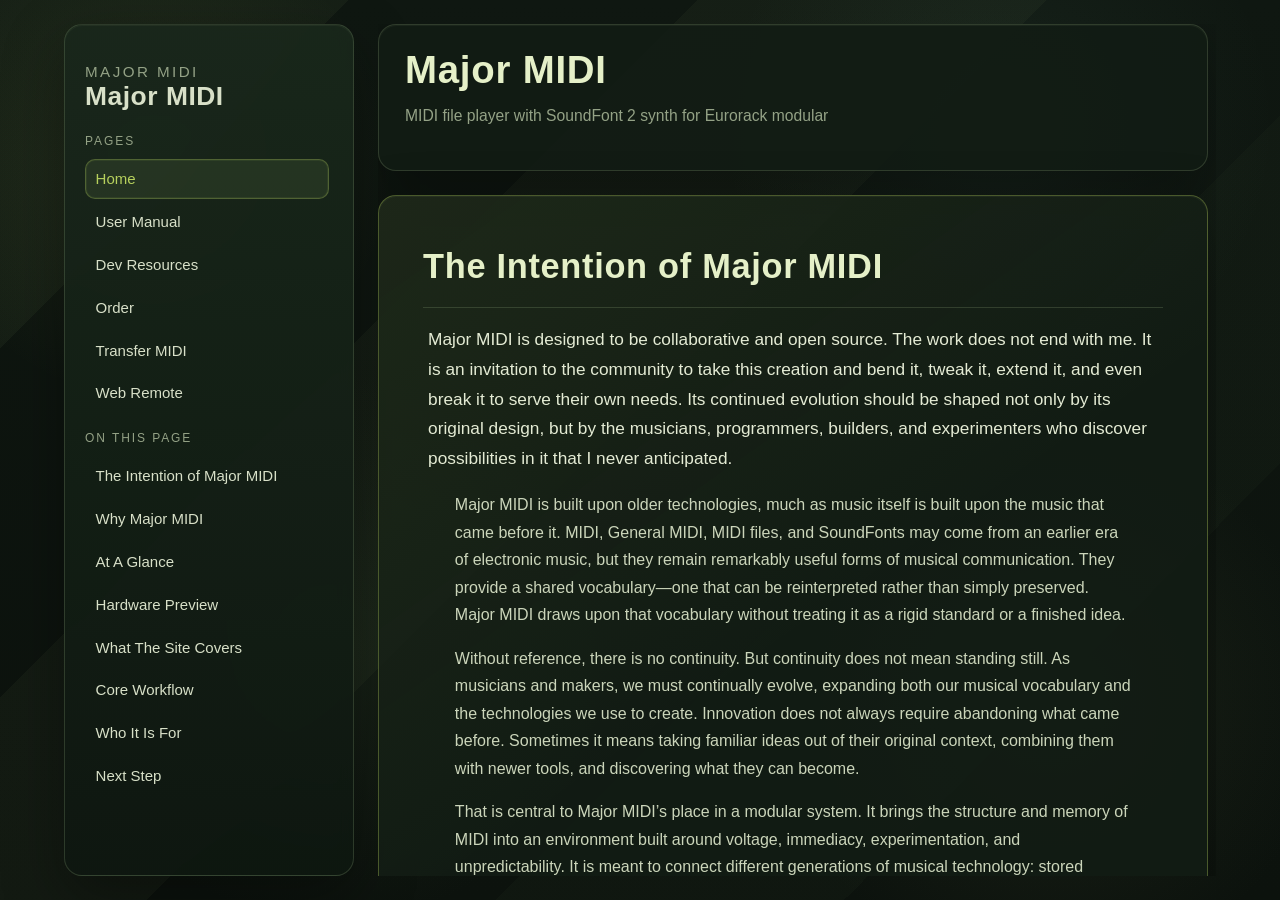
<file: docs/index.html>
<!DOCTYPE html>
<html lang="en">
  <head>
    <meta charset="utf-8" />
    <meta name="viewport" content="width=device-width, initial-scale=1" />
    <title>Major MIDI</title>
    <meta
      name="description"
      content="Major MIDI turns Daisy Patch SM (STM32H750, Cortex-M7) into a compact Eurorack MIDI file player with a built-in SoundFont 2 synth, live MIDI performance controls, sync options, and modular CV/gate integration."
    />
    <link rel="stylesheet" href="./styles.css" />
  </head>
  <body>
    <div class="shell">
      <aside class="sidebar">
        <div class="brand">
          <p class="kicker">Major MIDI</p>
          <h1>Major MIDI</h1>
        </div>

        <p class="nav-label">Pages</p>
        <nav class="nav page-nav">
          <a class="active" href="index.html">Home</a>
          <a href="user.html">User Manual</a>
          <a href="dev.html">Dev Resources</a>
          <a href="order.html">Order</a>
          <a href="transfer.html">Transfer MIDI</a>
          <a href="remote.html">Web Remote</a>
        </nav>

        <p class="nav-label">On This Page</p>
        <nav class="nav section-nav">
          <a href="#the-intention-of-major-midi">The Intention of Major MIDI</a>
          <a href="#why-major-midi">Why Major MIDI</a>
          <a href="#at-a-glance">At A Glance</a>
          <a href="#hardware-preview">Hardware Preview</a>
          <a href="#what-the-site-covers">What The Site Covers</a>
          <a href="#core-workflow">Core Workflow</a>
          <a href="#who-it-is-for">Who It Is For</a>
          <a href="#next-step">Next Step</a>
        </nav>
      </aside>

      <main class="main">
        <section class="hero" id="top">
          <div class="hero-grid">
            <div>
              <h2>Major MIDI</h2>
              <p>MIDI file player with SoundFont 2 synth for Eurorack modular</p>
            </div>
          </div>
        </section>

        <section class="section" id="the-intention-of-major-midi">
  <h2>The Intention of Major MIDI</h2>
<p>Major MIDI is designed to be collaborative and open source. The work does not end with me. It is an invitation to the community to take this creation and bend it, tweak it, extend it, and even break it to serve their own needs. Its continued evolution should be shaped not only by its original design, but by the musicians, programmers, builders, and experimenters who discover possibilities in it that I never anticipated.</p>
<p>Major MIDI is built upon older technologies, much as music itself is built upon the music that came before it. MIDI, General MIDI, MIDI files, and SoundFonts may come from an earlier era of electronic music, but they remain remarkably useful forms of musical communication. They provide a shared vocabulary—one that can be reinterpreted rather than simply preserved. Major MIDI draws upon that vocabulary without treating it as a rigid standard or a finished idea.</p>
<p>Without reference, there is no continuity. But continuity does not mean standing still. As musicians and makers, we must continually evolve, expanding both our musical vocabulary and the technologies we use to create. Innovation does not always require abandoning what came before. Sometimes it means taking familiar ideas out of their original context, combining them with newer tools, and discovering what they can become.</p>
<p>That is central to Major MIDI’s place in a modular system. It brings the structure and memory of MIDI into an environment built around voltage, immediacy, experimentation, and unpredictability. It is meant to connect different generations of musical technology: stored compositions and live performance, MIDI instruments and Eurorack modules, precise sequencing and hands-on control. Rather than forcing one world to behave like the other, Major MIDI is intended to let them interact.</p>
<p>The physical interface is part of that intention. Major MIDI is not meant to hide its capabilities behind a computer or require the musician to stop creating in order to configure it. The display, controls, connections, and software should make it feel like an instrument—something that can be explored, performed, and understood through use. Its technical complexity should create musical possibilities rather than become an obstacle to them.</p>
<p>Major MIDI is also deliberately imperfect and unfinished. It is informed by General MIDI, but it is not an attempt to reproduce every part of the standard or remain fully compliant with it. It takes the elements that remain musically valuable and places them inside a new, open-ended instrument. The goal is not historical preservation for its own sake, but creative reuse.</p>
<p>Major MIDI is therefore an ode to the past with an eye toward the future: a tool shaped by what came before, built for the way musicians work now, and left open for others to imagine what comes next.</p>
</section>
<section class="section" id="why-major-midi">
  <h2>Why Major MIDI</h2>
<p>Major MIDI is built for a modular workflow where a playback box needs to feel like an instrument instead of a utility.</p>
<div class="table-wrap"><table><thead><tr><th>Feature</th><th>What it gives you</th></tr></thead><tbody><tr><td>SD-based <code>.mid</code> playback</td><td>Bring complete songs, loops, sketches, or backing parts into the rack</td></tr><tr><td>SoundFont 2 synth engine</td><td>Play those MIDI files directly without an external synth</td></tr><tr><td>Front-panel channel control</td><td>Mix, mute, pan, and swap programs from the module</td></tr><tr><td>Internal or external sync</td><td>Run standalone or lock to the rest of the system</td></tr><tr><td>CV/gate integration</td><td>Patch transport, pitch, CC, clock, and gate behavior into the rack</td></tr><tr><td>Saved song state</td><td>Recall per-song routing, loop, mix, and SF2 choices</td></tr><tr><td>Browser remote &amp; MIDI transfer</td><td>Load songs, mix channels, run transport, and upload <code>.mid</code> files over USB from Chrome or Edge</td></tr></tbody></table></div>
</section>
<section class="section" id="at-a-glance">
  <h2>At A Glance</h2>
<div class="table-wrap"><table><thead><tr><th></th><th></th></tr></thead><tbody><tr><td>Format</td><td>Eurorack, based on Daisy Patch SM (STM32H750)</td></tr><tr><td>Sound</td><td>SoundFont 2 synth, up to 32 voices</td></tr><tr><td>Storage</td><td>microSD card of <code>.mid</code> and <code>.sf2</code> files</td></tr><tr><td>MIDI</td><td>USB and TRS (UART), in and out</td></tr><tr><td>CV/Gate</td><td>2 CV in, 2 CV out, 2 gate in, 2 gate out</td></tr><tr><td>Control</td><td>Encoder, Play, 4 bank buttons, 4 knobs, sync switch</td></tr><tr><td>In the box</td><td>Complete assembled module with firmware installed, SD card, power cable</td></tr></tbody></table></div>
</section>
<section class="section" id="hardware-preview">
  <h2>Hardware Preview</h2>
<div class="image-grid">
  <figure class="image-card">
    <div class="image-frame board-frame">
      <img src="./assets/images/board-major-midi.png" alt="Major MIDI PCB layout" loading="lazy" />
    </div>
    <figcaption>The board layout shows the Daisy Patch SM footprint, LED positions, MIDI I/O, CV, gate, and audio jack placements.</figcaption>
  </figure>
  <figure class="image-card">
    <div class="image-frame panel-frame">
      <img src="./assets/images/panel-major-midi.png" alt="Major MIDI front panel layout" loading="lazy" />
    </div>
    <figcaption>The panel layout maps the screen, transport controls, bank buttons, channel knobs, and the patch points along the bottom edge.</figcaption>
  </figure>
</div>
<figure class="image-card image-card-wide">
  <div class="image-frame render-frame">
    <img src="./assets/images/major-midi.png" alt="Major MIDI full module render" loading="lazy" />
  </div>
  <figcaption>The full module: Daisy Patch SM on the Major MIDI panel, with the display, transport and bank buttons, four performance knobs, and the CV, gate, and MIDI patch points.</figcaption>
</figure>
</section>
<section class="section" id="what-the-site-covers">
  <h2>What The Site Covers</h2>
<p>This site is split into a few focused pages:</p>
<ul class="bullets"><li><a href="user.html">User Manual</a> for the current operating guide.</li><li><a href="user_manual.pdf">User Manual (PDF)</a> to download the manual for offline reading or printing.</li><li><a href="dev.html">Dev Resources</a> for build notes, source layout, and docs workflow.</li><li><a href="order.html">Order</a> for hardware and ordering status.</li><li><a href="transfer.html">Transfer MIDI</a> to upload <code>.mid</code> files over USB from the browser.</li><li><a href="remote.html">Web Remote</a> to browse, load, and mix songs from the browser over USB.</li></ul>
</section>
<section class="section" id="core-workflow">
  <h2>Core Workflow</h2>
<p>The basic Major MIDI flow is simple:</p>
<ol class="steps"><li>Put MIDI files on the SD card.</li><li>Put one or more SoundFonts on the SD card.</li><li>Load a song and SF2 from the front panel.</li><li>Play, sync, loop, and mix from the module.</li><li>Save song-specific state when the setup is dialed in.</li></ol>
</section>
<section class="section" id="who-it-is-for">
  <h2>Who It Is For</h2>
<div class="table-wrap"><table><thead><tr><th>Use case</th><th>Why it fits</th></tr></thead><tbody><tr><td>Live modular performance</td><td>Compact playback with front-panel control</td></tr><tr><td>Hybrid MIDI + Eurorack rigs</td><td>MIDI files, MIDI routing, and CV/gate in one box</td></tr><tr><td>Sketching arrangements in the rack</td><td>Load ideas quickly without a computer on stage</td></tr><tr><td>Utility playback for drums, bass, or cues</td><td>Stable per-song recall and repeatable transport</td></tr></tbody></table></div>
</section>
<section class="section" id="next-step">
  <h2>Next Step</h2>
<p>If you are trying to use the module right now, start with the <a href="user.html">User Manual</a>.</p>
<p>If you are working on the firmware or documentation site, start with <a href="dev.html">Dev Resources</a>.</p>
</section>

        <div class="footer">
          Generated from <code>SPLASH.md</code>.
        </div>
      </main>
    </div>
  </body>
</html>
</file>
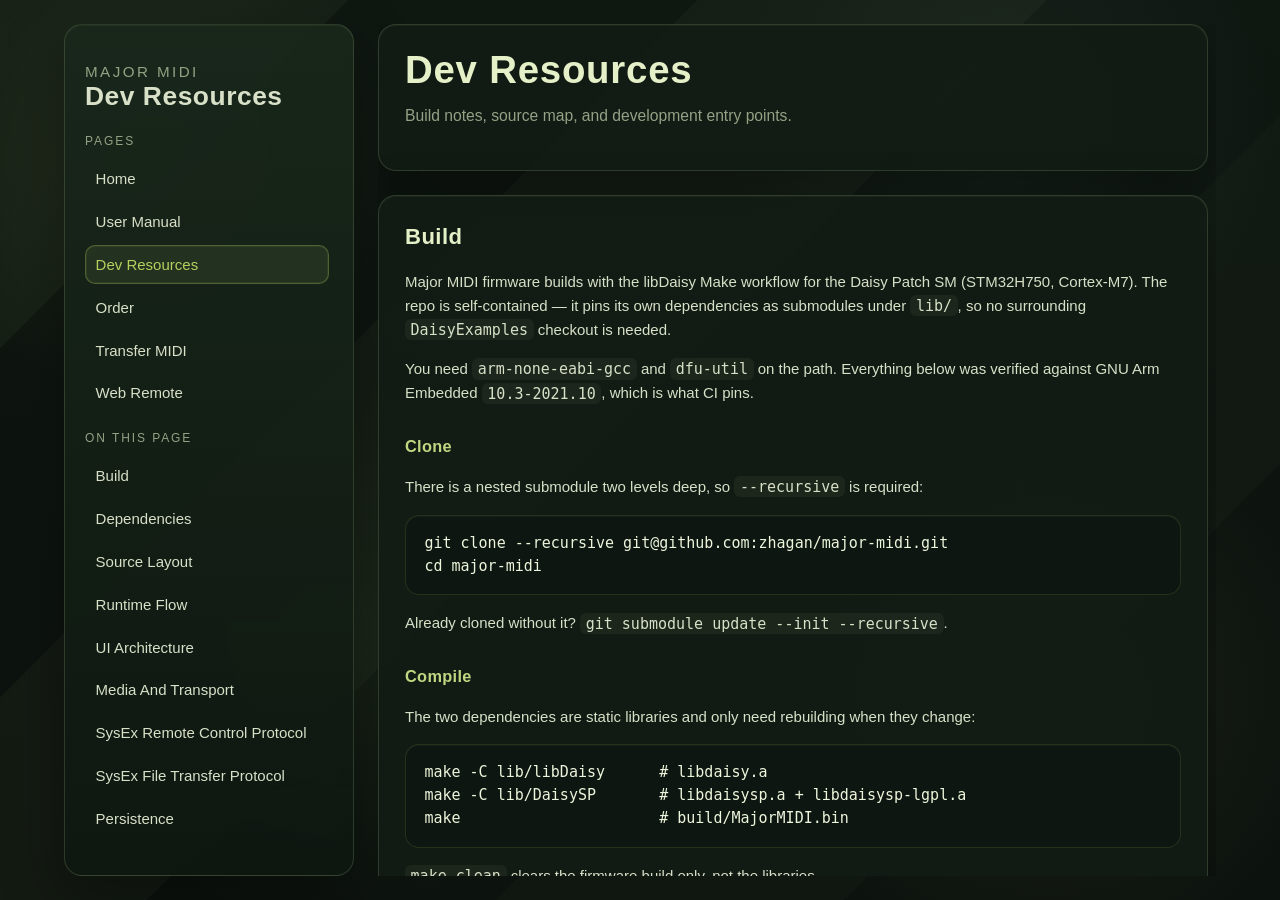
<file: docs/dev.html>
<!DOCTYPE html>
<html lang="en">
  <head>
    <meta charset="utf-8" />
    <meta name="viewport" content="width=device-width, initial-scale=1" />
    <title>Dev Resources | Major MIDI</title>
    <meta
      name="description"
      content="Major MIDI firmware builds with the libDaisy Make workflow for the Daisy Patch SM (STM32H750, Cortex-M7). The repo is self-contained — it pins its own dependencies as submodules under lib/, so no surrounding DaisyExamples checkout is needed."
    />
    <link rel="stylesheet" href="./styles.css" />
  </head>
  <body>
    <div class="shell">
      <aside class="sidebar">
        <div class="brand">
          <p class="kicker">Major MIDI</p>
          <h1>Dev Resources</h1>
        </div>

        <p class="nav-label">Pages</p>
        <nav class="nav page-nav">
          <a href="index.html">Home</a>
          <a href="user.html">User Manual</a>
          <a class="active" href="dev.html">Dev Resources</a>
          <a href="order.html">Order</a>
          <a href="transfer.html">Transfer MIDI</a>
          <a href="remote.html">Web Remote</a>
        </nav>

        <p class="nav-label">On This Page</p>
        <nav class="nav section-nav">
          <a href="#build">Build</a>
          <a href="#dependencies">Dependencies</a>
          <a href="#source-layout">Source Layout</a>
          <a href="#runtime-flow">Runtime Flow</a>
          <a href="#ui-architecture">UI Architecture</a>
          <a href="#media-and-transport">Media And Transport</a>
          <a href="#sysex-remote-control-protocol">SysEx Remote Control Protocol</a>
          <a href="#sysex-file-transfer-protocol">SysEx File Transfer Protocol</a>
          <a href="#persistence">Persistence</a>
          <a href="#development-notes">Development Notes</a>
          <a href="#next-step">Next Step</a>
        </nav>
      </aside>

      <main class="main">
        <section class="hero" id="top">
          <div class="hero-grid">
            <div>
              <h2>Dev Resources</h2>
              <p>Build notes, source map, and development entry points.</p>
            </div>
          </div>
        </section>

        <section class="section" id="build">
  <h2>Build</h2>
<p>Major MIDI firmware builds with the libDaisy Make workflow for the Daisy Patch SM (STM32H750, Cortex-M7). The repo is self-contained — it pins its own dependencies as submodules under <code>lib/</code>, so no surrounding <code>DaisyExamples</code> checkout is needed.</p>
<p>You need <code>arm-none-eabi-gcc</code> and <code>dfu-util</code> on the path. Everything below was verified against GNU Arm Embedded <code>10.3-2021.10</code>, which is what CI pins.</p>
<h3>Clone</h3>
<p>There is a nested submodule two levels deep, so <code>--recursive</code> is required:</p>
<pre><code class="language-sh">git clone --recursive git@github.com:zhagan/major-midi.git
cd major-midi</code></pre>
<p>Already cloned without it? <code>git submodule update --init --recursive</code>.</p>
<h3>Compile</h3>
<p>The two dependencies are static libraries and only need rebuilding when they change:</p>
<pre><code class="language-sh">make -C lib/libDaisy      # libdaisy.a
make -C lib/DaisySP       # libdaisysp.a + libdaisysp-lgpl.a
make                      # build/MajorMIDI.bin</code></pre>
<p><code>make clean</code> clears the firmware build only, not the libraries.</p>
<h3>Flash</h3>
<pre><code class="language-sh">make program-dfu     # app -&gt; QSPI 0x90040000
make program-boot    # Daisy bootloader -&gt; internal flash 0x08000000 (once per board)</code></pre>
<p><code>make program</code> is not usable here — it errors out for <code>BOOT_QSPI</code> app types by design. Tap <strong>RESET</strong> first; the bootloader&#x27;s DFU window is 2 seconds. See the README for the full flashing procedure and the bare-board bring-up case.</p>
<p>Build context:</p>
<div class="table-wrap"><table><thead><tr><th>Item</th><th>Notes</th></tr></thead><tbody><tr><td>Build system</td><td><code>make</code> via libDaisy</td></tr><tr><td>App target</td><td><code>BOOT_QSPI</code> (runs from QSPI, launched by the Daisy bootloader)</td></tr><tr><td>Build output</td><td><code>build/MajorMIDI.bin</code> / <code>.elf</code> / <code>.hex</code></td></tr><tr><td>Main firmware entry</td><td><code>src/main.cpp</code></td></tr><tr><td>Project config</td><td><code>Makefile</code></td></tr><tr><td>Linker script</td><td><code>alt_sram.lds</code> (overrides libDaisy&#x27;s default QSPI script)</td></tr><tr><td>CI</td><td><code>.github/workflows/release.yml</code> — builds every PR, publishes release assets on a <code>v*</code> tag</td></tr></tbody></table></div>
</section>
<section class="section" id="dependencies">
  <h2>Dependencies</h2>
<div class="table-wrap"><table><thead><tr><th>Path</th><th>Upstream</th><th>Pinned at</th><th>Notes</th></tr></thead><tbody><tr><td><code>lib/libDaisy</code></td><td>Fork <a href="https://github.com/zhagan/libDaisy/tree/major-midi"><code>zhagan/libDaisy</code></a>, branch <code>major-midi</code></td><td><code>85172e2b</code> (v5.4.0-22) + 3 commits</td><td><strong>Modified</strong> — see below</td></tr><tr><td><code>lib/DaisySP</code></td><td><a href="https://github.com/electro-smith/DaisySP"><code>electro-smith/DaisySP</code></a></td><td><code>a0494a3</code> (V1.0.0)</td><td>Unmodified</td></tr><tr><td><code>lib/DaisySP/DaisySP-LGPL</code></td><td><a href="https://github.com/electro-smith/DaisySP-LGPL"><code>electro-smith/DaisySP-LGPL</code></a></td><td><code>c89d380</code></td><td>Unmodified. Required — the Makefile sets <code>USE_DAISYSP_LGPL = 1</code></td></tr><tr><td><code>src/synth/tsf.h</code></td><td><a href="https://github.com/schellingb/TinySoundFont"><code>schellingb/TinySoundFont</code></a></td><td>vendored copy</td><td>Modified in-tree; not a submodule, do not overwrite from upstream</td></tr></tbody></table></div>
<p>The libDaisy fork is deliberately kept as three separate commits on top of a pinned upstream commit, so it can be rebased onto future libDaisy releases:</p>
<ol class="steps"><li><strong><code>SSD130x</code>: batched I2C writes, column offset, chunked update.</strong> Upstream issues one 2-byte I2C transaction per pixel byte, which cannot refresh a 128x64 panel at UI rates. Adds 32-byte batching, <code>SetColumnOffset()</code>, and a chunked-update API that spreads a frame across several main-loop passes so the display never blocks audio or MIDI.</li><li><strong>MIDI: <code>StopReceive</code>/<code>StopRx</code>, <code>ServiceTx</code> hook, UART Tx size guard.</strong> Needed to tear down and re-establish UART MIDI when routing changes at runtime.</li><li><strong>USB descriptor: identify as &quot;Major MIDI&quot;</strong> on the external HS port, with a distinct PID (22337).</li></ol>
<p>Changing a dependency means committing inside <code>lib/&lt;dep&gt;</code> first, then committing the updated submodule pointer in this repo. <code>lib/libDaisy/tests/googletest</code> is a nested submodule used only by libDaisy&#x27;s own unit tests and is not needed to build firmware.</p>
<p>Licensing: libDaisy and <code>tsf.h</code> are MIT. <code>DaisySP-LGPL</code> is LGPL, so distributing binaries carries the obligation to let recipients relink against a modified version of that library — publishing full source and build instructions, as this repo does, satisfies it.</p>
</section>
<section class="section" id="source-layout">
  <h2>Source Layout</h2>
<div class="table-wrap"><table><thead><tr><th>Path</th><th>Purpose</th></tr></thead><tbody><tr><td><code>src/main.cpp</code></td><td>App setup, boot sequence, transport loop, media reload, save flow, USB/UART MIDI wiring</td></tr><tr><td><code>src/app_state.h</code></td><td><code>AppState</code> — the single shared state struct for UI, transport, synth, routing, and CV/gate</td></tr><tr><td><code>src/ui/</code></td><td>Input scanning, event translation, UI state changes, OLED rendering</td></tr><tr><td><code>src/midi/</code></td><td>MIDI file playback, routing, media browser, scheduler, SysEx remote control and file transfer</td></tr><tr><td><code>src/synth/</code></td><td>SF2 synth integration (<code>synth_tsf.*</code>) plus the vendored <code>tsf.h</code> SoundFont renderer</td></tr><tr><td><code>src/cv/</code></td><td>CV/gate behavior</td></tr><tr><td><code>src/persist/</code></td><td>Boot state and per-song persistence</td></tr><tr><td><code>src/sd/</code></td><td>SD card mount</td></tr><tr><td><code>src/clock_sync.*</code></td><td>Internal/external sync arbitration (MIDI clock vs. gate sync)</td></tr><tr><td><code>lib/</code></td><td>Pinned dependency submodules — see Dependencies above</td></tr><tr><td><code>docs/</code></td><td>Generated site output, CSS, and two hand-maintained standalone pages (<code>transfer.html</code>, <code>remote.html</code>)</td></tr></tbody></table></div>
</section>
<section class="section" id="runtime-flow">
  <h2>Runtime Flow</h2>
<p>Most of the application lifecycle is coordinated from <code>src/main.cpp</code>. The boot sequence, in order:</p>
<ol class="steps"><li><code>InitDefaultState()</code> and UI/splash init.</li><li><code>SdMount()</code>.</li><li><code>media_library.Scan()</code> — this only resets the two front-panel folder browsers to root; it does <strong>not</strong> walk the whole SD card into RAM (see the <code>media_library.*</code> note below).</li><li>If the SD card mounted: <code>LoadBootState()</code> restores the last MIDI filename and general UI prefs from <code>0:/major_midi_boot.cfg</code>.</li><li>Synth, transport, and CV/gate engine init.</li><li>Resolve <code>selected_midi_path</code>: if the restored filename still exists (<code>MidiFileExists</code>), adopt it; otherwise fall back to <code>FindFirstMidiFile()</code>. <code>selected_sf2_path</code> is always set via <code>FindFirstSoundFont()</code> (there&#x27;s no persisted &quot;last SF2&quot; independent of the per-song config).</li><li>If the SD card mounted: <code>LoadSelectedMedia(true, true, now)</code> opens the SF2, opens the MIDI file, and — inside that same call — loads the per-song <code>.cfg</code> via <code>LoadSongConfig()</code>, which can override the SF2 selection made in step 6.</li><li>USB MIDI init and <code>StartReceive()</code>.</li><li><code>sysex_file_transfer.Init(...)</code> and <code>sysex_remote_control.Init(&amp;app_state, &amp;media_library, SyncLoopStateForRemote, nullptr)</code> wire the two SysEx handlers into the USB MIDI receive path.</li><li>UART MIDI init, timer setup, then the main loop begins.</li></ol>
<p>Key entry points used after boot:</p>
<div class="table-wrap"><table><thead><tr><th>Function</th><th>Role</th></tr></thead><tbody><tr><td><code>LoadSelectedMedia()</code></td><td>Reloads MIDI and/or SF2, restores song-scoped settings, reapplies runtime state</td></tr><tr><td><code>SaveSelectedSongConfig()</code></td><td>Quick-saves the current song&#x27;s <code>.cfg</code> + boot state; used by <code>Song &gt; Save Song CFG</code></td></tr><tr><td><code>SaveAllSettings()</code></td><td>Stops the transport, then writes song <code>.cfg</code> and boot state with a staged progress overlay; used by <code>Save All</code></td></tr><tr><td><code>ApplyAppSettings()</code></td><td>Pushes <code>AppState</code> into transport, synth, routing, and CV/gate behavior</td></tr><tr><td>main loop</td><td>Samples controls, translates UI events, applies pending loads/saves, drives the SysEx handlers, renders display</td></tr></tbody></table></div>
</section>
<section class="section" id="ui-architecture">
  <h2>UI Architecture</h2>
<p>The UI is split into three layers:</p>
<div class="table-wrap"><table><thead><tr><th>File</th><th>Role</th></tr></thead><tbody><tr><td><code>src/ui/ui_input.cpp</code></td><td>Reads raw hardware state from buttons, encoder, knobs, and sync switch; drives the B1-B4 activity LEDs via the MCP23017</td></tr><tr><td><code>src/ui/ui_controller.cpp</code></td><td>Converts UI events into <code>AppState</code> changes</td></tr><tr><td><code>src/ui/ui_renderer.cpp</code></td><td>Draws the current state to the OLED</td></tr></tbody></table></div>
<p>When changing front-panel behavior, start in <code>UiController</code>. When changing only wording or layout, start in <code>UiRenderer</code>.</p>
<p>Notable UI details for anyone touching this code:</p>
<ul class="bullets"><li>Long-press threshold for the encoder and bank buttons is 700 ms (<code>ui_input.cpp</code>).</li><li><code>UiMode::Mute</code> is a dead enum value — never set anywhere. The live &quot;mute page&quot; UI is <code>KnobPage::Mute</code> inside <code>UiMode::Performance</code>, not a separate mode.</li><li>Channel focus edit-field cycle is <code>Mute → Volume → Pan → Reverb → Chorus → Program</code>; a tap toggles edit for the current field, a long-press exits focus back to the bank view.</li></ul>
</section>
<section class="section" id="media-and-transport">
  <h2>Media And Transport</h2>
<p>The playback path is spread across the MIDI and synth modules:</p>
<div class="table-wrap"><table><thead><tr><th>Area</th><th>Notes</th></tr></thead><tbody><tr><td><code>src/midi/smf_player.*</code></td><td>MIDI file parsing, playback state, transport</td></tr><tr><td><code>src/midi/mixer_transport.*</code></td><td>Channel state, mixing, timing, and transport-facing playback logic. Global transpose (<code>sf2_transpose</code>) explicitly skips the drum channel (index 9 / MIDI channel 10). Hand-driven tempo changes (encoder / web remote, not clock sync and not while looping) glide via bounded per-<code>Update</code> steps (<code>kTempoRampBpmPerSecond = 240</code>) reusing the instant-apply path (<code>SetTempoScale</code> / <code>RemapQueuedEventTimes</code> / <code>phase_start_ticks_</code> recalibration) with a small delta; the tempo-change-during-loop branch flushes loop-boundary notes before <code>ClearQueues()</code> so a sounding note&#x27;s Note-Off is never dropped.</td></tr><tr><td><code>src/midi/media_library.*</code></td><td>Live, per-folder SD-card browsing — no whole-card scan or global file-count cap. Files are identified by relative path (e.g. <code>set1/track01.mid</code>), not index; <code>AppState::selected_midi_path</code>/<code>selected_sf2_path</code> carry that identity directly. A single folder&#x27;s browser view still caps at <code>kMaxMidiBrowserEntries=128</code> / <code>kMaxSf2BrowserEntries=32</code> entries (front panel) — split a very large folder into subfolders if you hit that. <code>FindFirstMidiFile()</code>/<code>FindFirstSoundFont()</code> do an early-exit recursive walk, used only as a fallback when the previously-selected file is gone.</td></tr><tr><td><code>src/midi/scheduler.*</code></td><td>Scheduled MIDI output timing</td></tr><tr><td><code>src/synth/synth_tsf.*</code></td><td>SoundFont loading and synth voice handling. Voices field is <code>0</code>-<code>32</code>; <code>0</code> disables the synth entirely. FX (reverb/chorus) auto-bypass at ≥16 active voices and restore at ≤12 (hysteresis), to protect CPU headroom.</td></tr><tr><td><code>src/midi/sysex_remote_control.*</code></td><td>SysEx command protocol for the browser-based remote (<code>docs/remote.html</code>) — see below</td></tr><tr><td><code>src/midi/sysex_file_transfer.*</code></td><td>SysEx chunked file-upload protocol for MIDI transfer (<code>docs/transfer.html</code>) — see below</td></tr></tbody></table></div>
<p>If a change affects how a song loads, loops, or routes events, read <code>LoadSelectedMedia()</code>, <code>smf_player</code>, and <code>mixer_transport</code> together.</p>
</section>
<section class="section" id="sysex-remote-control-protocol">
  <h2>SysEx Remote Control Protocol</h2>
<p><code>src/midi/sysex_remote_control.*</code> implements the protocol behind <code>docs/remote.html</code>. Manufacturer ID <code>0x7D</code>, magic bytes <code>&#x27;M&#x27; &#x27;M&#x27;</code> (<code>0x4D 0x4D</code>). Every request/reply is a standard SysEx frame:</p>
<pre><code class="language-text">Request: F0 7D 4D 4D &lt;cmd&gt; [payload...] F7
Reply:   F0 7D 4D 4D &lt;cmd&gt; &lt;status&gt; [payload...] F7</code></pre>
<p>Status bytes: <code>0x00</code> OK, <code>0x01</code> Invalid packet, <code>0x02</code> Out of range. Multi-byte integers are packed 7-bit LSB-first: 14-bit values as 2 bytes, 28-bit values as 4 bytes. Paths/names are length-prefixed (1 byte length + raw bytes, ASCII only — same convention as elsewhere in the firmware). <strong>Hard ceiling: every request and reply must fit in <code>SYSEX_BUFFER_LEN = 128</code> bytes total</strong> (<code>libDaisy/src/hid/midi_parser.cpp</code>) — that&#x27;s why file/directory selection is split into small single-value commands rather than one large batched reply, and why <code>kReplyMax = 120</code> in <code>sysex_remote_control.h</code> sits just under that ceiling.</p>
<p>There is no global flat file index anymore (see <code>media_library.*</code> above) — the remote enumerates one directory at a time by relative path, mirroring the front-panel browser, and loads/selects files by full relative path instead of index.</p>
<div class="table-wrap"><table><thead><tr><th>Cmd</th><th>Name</th><th>Request payload</th><th>Reply payload</th></tr></thead><tbody><tr><td><code>0x10</code></td><td>GetStatus</td><td>—</td><td>playing(1B), bpm(14b), measure(14b), beat(1B)</td></tr><tr><td><code>0x11</code></td><td>GetSelectedMidiPath</td><td>—</td><td>pathLen(1B), path bytes</td></tr><tr><td><code>0x12</code></td><td>GetSelectedSf2Path</td><td>—</td><td>pathLen(1B), path bytes</td></tr><tr><td><code>0x13</code></td><td>LoadMidi</td><td>pathLen(1B), path bytes</td><td>status only (<code>Range</code> if the path doesn&#x27;t exist)</td></tr><tr><td><code>0x14</code></td><td>LoadSf2</td><td>pathLen(1B), path bytes</td><td>status only</td></tr><tr><td><code>0x15</code></td><td>Transport</td><td>action(1B): <code>0x00</code> stop, <code>0x01</code> play, <code>0x02</code> toggle</td><td>resulting <code>transport_playing</code> (1B)</td></tr><tr><td><code>0x16</code></td><td>GetChannelState</td><td>channel(14b), <code>&lt;16</code></td><td>index(14b), volume, pan, reverb_send, chorus_send (1B each, 0-127), muted(1B), program_override(14b, <code>128</code>=none), current_program(1B)</td></tr><tr><td><code>0x17</code></td><td>SetChannelState</td><td>index(14b), volume, pan, reverb_send, chorus_send, muted, program(14b, <code>128</code> clears override)</td><td>index(14b)</td></tr><tr><td><code>0x18</code></td><td>GetSongState</td><td>—</td><td>bpmOverride(14b), loopEnabled(1B), loopStart(28b), loopLength(28b), divisions/PPQN(14b), time-signature numerator(1B), denominator(1B)</td></tr><tr><td><code>0x19</code></td><td>SetSongState</td><td>bpmOverride(14b, ≤300), loopEnabled(1B), loopStart(28b), loopLength(28b, nonzero)</td><td>status only</td></tr><tr><td><code>0x1A</code></td><td>SaveSongSettings</td><td>—</td><td>status only (sets <code>pending_save_settings</code>, same as <code>Song &gt; Save Song CFG</code>)</td></tr><tr><td><code>0x1B</code></td><td>GetMidiDirCount</td><td>dirPathLen(1B), dir path bytes (empty = root)</td><td>count(14b)</td></tr><tr><td><code>0x1C</code></td><td>GetMidiDirEntry</td><td>dirPathLen(1B), dir path bytes, index(14b)</td><td>index(14b), isDir(1B), nameLen(1B), name bytes (leaf name only, ≤<code>kNameMax</code>=32)</td></tr><tr><td><code>0x1D</code></td><td>GetSf2DirCount</td><td>dirPathLen(1B), dir path bytes</td><td>count(14b)</td></tr><tr><td><code>0x1E</code></td><td>GetSf2DirEntry</td><td>dirPathLen(1B), dir path bytes, index(14b)</td><td>index(14b), isDir(1B), nameLen(1B), name bytes</td></tr></tbody></table></div>
<p><code>LoadMidi</code>/<code>LoadSf2</code> push the selection into <code>pending_midi_load</code>/<code>pending_sf2_load</code> and force the UI back to Performance/Main menu. <code>SetSongState</code> calls back into <code>SyncLoopStateForRemote()</code> (wired in <code>main.cpp</code>) so loop display fields stay in sync. Directory entries are returned directories-first-then-files, in the same order <code>MediaLibrary::DirEntryAt()</code> walks them — matches the front panel&#x27;s own folder browser ordering.</p>
</section>
<section class="section" id="sysex-file-transfer-protocol">
  <h2>SysEx File Transfer Protocol</h2>
<p><code>src/midi/sysex_file_transfer.*</code> implements the protocol behind <code>docs/transfer.html</code>. Same manufacturer ID/magic as above. Commands: <code>Start=0x01</code>, <code>Data=0x02</code>, <code>End=0x03</code>, <code>Cancel=0x04</code>; every reply is an Ack frame with command <code>0x7F</code>:</p>
<pre><code class="language-text">Request: F0 7D 4D 4D &lt;cmd&gt; [payload...] F7
Ack:     F0 7D 4D 4D 7F &lt;requestCmd&gt; &lt;status&gt; &lt;value low7&gt; &lt;value high7&gt; F7</code></pre>
<p>Status bytes: <code>0x00</code> OK, <code>0x01</code> Invalid packet, <code>0x02</code> Busy, <code>0x03</code> FS error, <code>0x04</code> Sequence mismatch, <code>0x05</code> Bad filename, <code>0x06</code> Decode error, <code>0x07</code> No active transfer.</p>
<div class="table-wrap"><table><thead><tr><th>Cmd</th><th>Payload</th><th>Behavior</th></tr></thead><tbody><tr><td><code>Start (0x01)</code></td><td>filename length(1B), filename bytes (≤48)</td><td>Aborts any in-progress transfer, normalizes the filename (strips path, keeps alnum/<code>.</code>/<code>_</code>/<code>-</code>/space, forces a <code>.mid</code> extension), creates <code>0:/midi</code> if needed, opens <code>0:/midi/&lt;name&gt;</code> with create-always (this <strong>overwrites</strong> an existing file of the same name, with no rename/collision handling)</td></tr><tr><td><code>Data (0x02)</code></td><td>sequence(14b), raw length(1B, ≤63), 7-bit-packed data</td><td>Sequence must match the expected count or replies <code>Sequence</code> with the expected value; each chunk of ≤63 raw bytes is packed as one MSB byte + up to 7 data bytes</td></tr><tr><td><code>End (0x03)</code></td><td>final sequence(14b)</td><td>Must match the chunk count received; syncs and closes the file, then rescans the media library and reports the upload complete</td></tr><tr><td><code>Cancel (0x04)</code></td><td>—</td><td>Aborts the transfer and deletes the partial file</td></tr></tbody></table></div>
<p><code>docs/remote.html</code> and <code>docs/transfer.html</code> are hand-authored static pages with the client side of these protocols implemented directly in embedded JavaScript (Web MIDI API with SysEx). They are <strong>not</strong> generated by <code>docs/generate_docs.py</code> — edit them directly, and keep their embedded command/status tables in sync with the two files above if the protocol changes.</p>
</section>
<section class="section" id="persistence">
  <h2>Persistence</h2>
<p>Major MIDI has two active persistence scopes, both implemented directly in <code>src/persist/song_config_persist.cpp</code> and <code>src/persist/boot_state_persist.cpp</code>:</p>
<div class="table-wrap"><table><thead><tr><th>Scope</th><th>File</th><th>Magic/Version</th><th>Notes</th></tr></thead><tbody><tr><td>Boot/global</td><td><code>0:/major_midi_boot.cfg</code></td><td><code>MMBT</code>, v7</td><td>Last MIDI filename, <code>screen_saver_timeout_s</code>, <code>knob_pickup_mode</code>, <code>encoder_direction</code>, <code>oled_x_offset</code>, and (added in v7) the global <code>cv1_pitch_scale</code> / <code>cv2_pitch_scale</code> CV-output calibration</td></tr><tr><td>Per-song</td><td><code>&lt;selected-midi&gt;.cfg</code></td><td><code>MMSC</code>, v12</td><td>Both CV inputs, both gate inputs/outputs, both CV outputs, USB+UART MIDI output routing (mode, transport/clock flags, full 16-channel matrix), all 16 <code>ChannelState</code> entries + mute mask, loop state, <code>song_bpm_override</code>, SF2 FX-scaler caps, <code>sf2_transpose</code>, and the SF2 filename. v12 dropped the per-output pitch-scale fields (moved to the global boot config); it still loads v8-v11 files, skipping their legacy pitch-scale bytes</td></tr></tbody></table></div>
<p>Relevant code:</p>
<div class="table-wrap"><table><thead><tr><th>File</th><th>Role</th></tr></thead><tbody><tr><td><code>src/persist/boot_state_persist.*</code></td><td>Boot-state save/load</td></tr><tr><td><code>src/persist/song_config_persist.*</code></td><td>Per-song config save/load — this is where CV/gate and MIDI routing are actually serialized</td></tr><tr><td><code>src/persist/persist_file.*</code></td><td>One-function helper (<code>SharedPersistFile()</code>) so every persist module reuses a single shared <code>FIL</code> handle instead of declaring its own</td></tr></tbody></table></div>
<p><strong>Orphaned modules — do not assume these are live:</strong> <code>src/persist/midi_routing_persist.*</code>, <code>src/persist/cv_gate_persist.*</code>, and <code>src/persist/performance_persist.*</code> each define their own standalone save/load functions with their own file magics (<code>MMMR</code>/<code>MMCV</code>/<code>MMPF</code>), but none of them are called anywhere outside their own source file. They compile and link (they&#x27;re in the <code>Makefile</code>), but the actual routing/CV-gate persistence happens inline inside <code>song_config_persist.cpp</code>, and <code>performance_persist.*</code> has no caller at all. If you&#x27;re extending persistence, either wire these up deliberately or remove them — don&#x27;t assume <code>grep</code>-ing their names means they&#x27;re part of the save flow.</p>
<p><code>Song &gt; Save Song CFG</code> and <code>Save All</code> both write the same per-song <code>.cfg</code> plus the boot-state file; the difference is <code>Save All</code> opens a confirmation page, forces the transport to stop first, and refuses to run while anything is playing or gating. See <code>USER.md</code> for the user-facing description.</p>
</section>
<section class="section" id="development-notes">
  <h2>Development Notes</h2>
<ul class="bullets"><li><code>AppState</code> in <code>src/app_state.h</code> is the central shared state model.</li><li>UI, persistence, transport, and CV/gate all meet through <code>ApplyAppSettings()</code>.</li><li>The worktree may be dirty; avoid broad reverts and isolate changes carefully.</li><li>The docs generator (<code>docs/generate_docs.py</code>) builds <code>index.html</code>/<code>user.html</code>/<code>dev.html</code>/<code>order.html</code> from <code>site/SPLASH.md</code>, <code>site/USER.md</code>, <code>DEV.md</code>, and <code>site/ORDER.md</code> respectively. <code>docs/transfer.html</code> and <code>docs/remote.html</code> are separate hand-written pages it does not touch.</li></ul>
</section>
<section class="section" id="next-step">
  <h2>Next Step</h2>
<p>For repo-level context, design intent, and maintenance notes, use <a href="../README.md">README.md</a>.</p>
</section>

        <div class="footer">
          Generated from <code>DEV.md</code>.
        </div>
      </main>
    </div>
  </body>
</html>
</file>
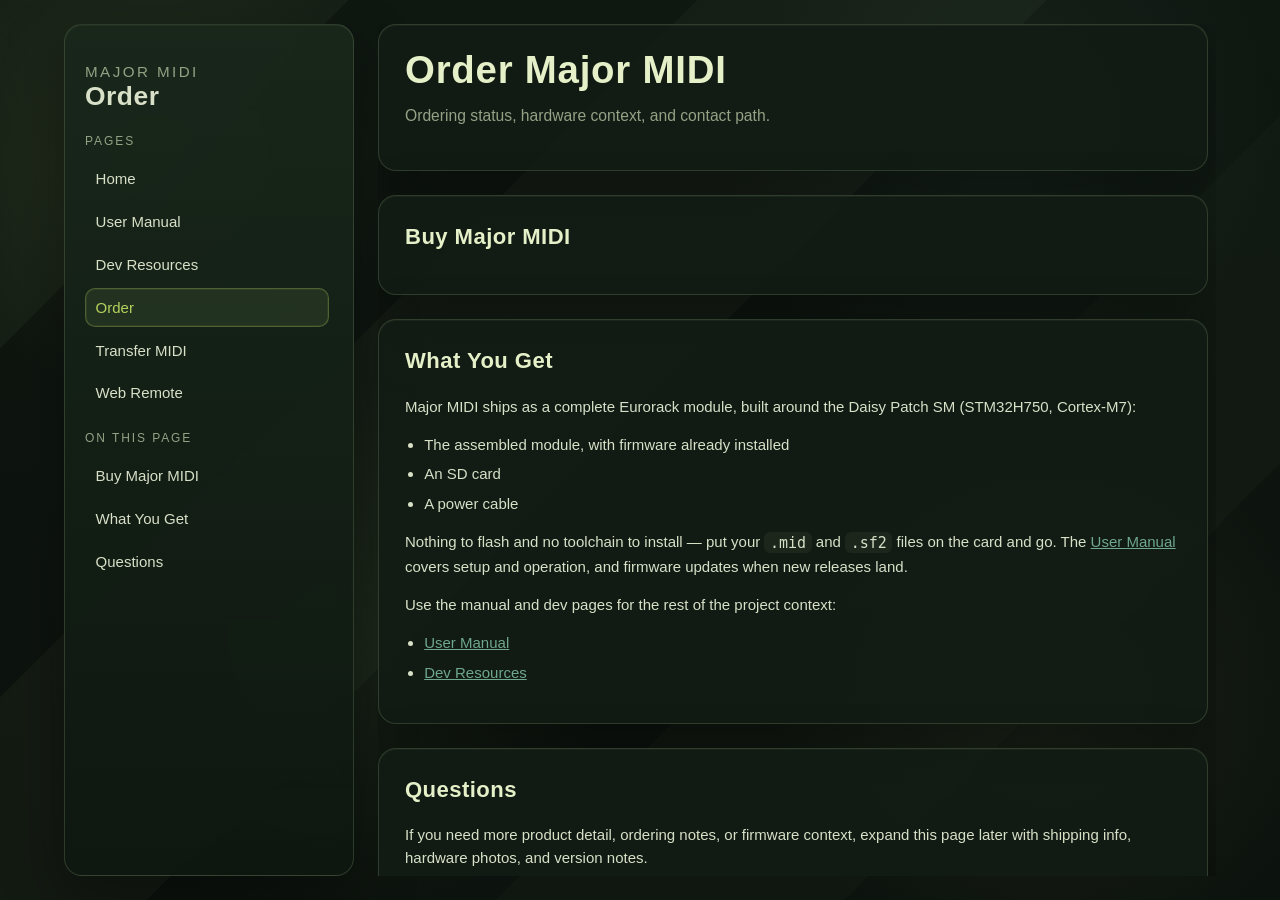
<file: docs/order.html>
<!DOCTYPE html>
<html lang="en">
  <head>
    <meta charset="utf-8" />
    <meta name="viewport" content="width=device-width, initial-scale=1" />
    <title>Order Major MIDI | Major MIDI</title>
    <meta
      name="description"
      content="Order Major MIDI directly here."
    />
    <link rel="stylesheet" href="./styles.css" />
  </head>
  <body>
    <div class="shell">
      <aside class="sidebar">
        <div class="brand">
          <p class="kicker">Major MIDI</p>
          <h1>Order</h1>
        </div>

        <p class="nav-label">Pages</p>
        <nav class="nav page-nav">
          <a href="index.html">Home</a>
          <a href="user.html">User Manual</a>
          <a href="dev.html">Dev Resources</a>
          <a class="active" href="order.html">Order</a>
          <a href="transfer.html">Transfer MIDI</a>
          <a href="remote.html">Web Remote</a>
        </nav>

        <p class="nav-label">On This Page</p>
        <nav class="nav section-nav">
          <a href="#buy-major-midi">Buy Major MIDI</a>
          <a href="#what-you-get">What You Get</a>
          <a href="#questions">Questions</a>
        </nav>
      </aside>

      <main class="main">
        <section class="hero" id="top">
          <div class="hero-grid">
            <div>
              <h2>Order Major MIDI</h2>
              <p>Ordering status, hardware context, and contact path.</p>
            </div>
          </div>
        </section>

        <section class="section" id="buy-major-midi">
  <h2>Buy Major MIDI</h2>
<script async
  src="https://js.stripe.com/v3/buy-button.js">
</script>
<stripe-buy-button
  buy-button-id="buy_btn_1Tbrg5CuGASXJ6S8bzHJNc4b"
  publishable-key="pk_live_51TbjxZCuGASXJ6S8cUpKd7KCs9rGtM0er780pGsRaqKaEVY1DCfpjhY7JdE2CkNxjBIDp1mwV5c8DHnMq881RTZi00bppw6SWu"
>
</stripe-buy-button>
</section>
<section class="section" id="what-you-get">
  <h2>What You Get</h2>
<p>Major MIDI ships as a complete Eurorack module, built around the Daisy Patch SM (STM32H750, Cortex-M7):</p>
<ul class="bullets"><li>The assembled module, with firmware already installed</li><li>An SD card</li><li>A power cable</li></ul>
<p>Nothing to flash and no toolchain to install — put your <code>.mid</code> and <code>.sf2</code> files on the card and go. The <a href="user.html">User Manual</a> covers setup and operation, and firmware updates when new releases land.</p>
<p>Use the manual and dev pages for the rest of the project context:</p>
<ul class="bullets"><li><a href="user.html">User Manual</a></li><li><a href="dev.html">Dev Resources</a></li></ul>
</section>
<section class="section" id="questions">
  <h2>Questions</h2>
<p>If you need more product detail, ordering notes, or firmware context, expand this page later with shipping info, hardware photos, and version notes.</p>
</section>

        <div class="footer">
          Generated from <code>ORDER.md</code>.
        </div>
      </main>
    </div>
  </body>
</html>
</file>
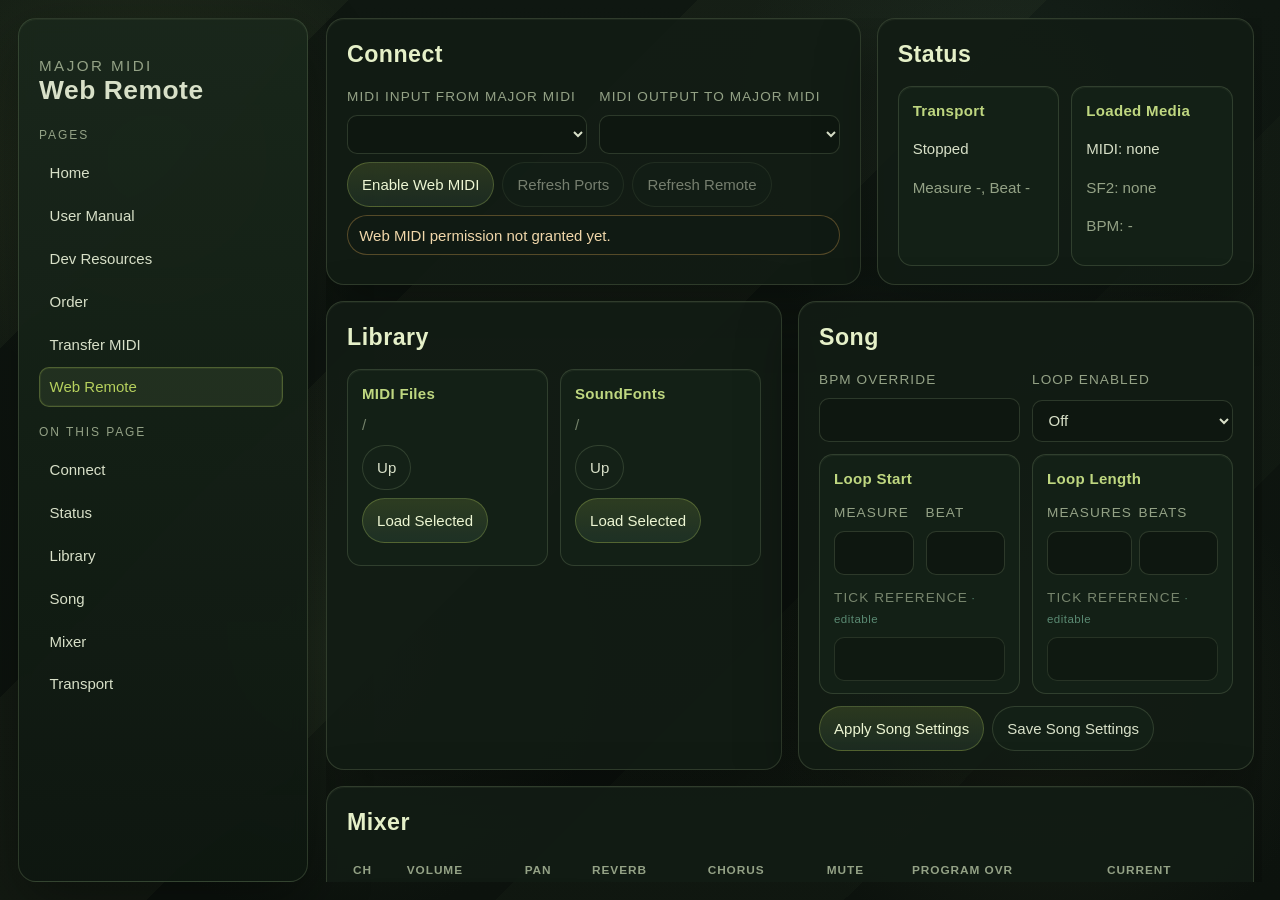
<file: docs/remote.html>
<!DOCTYPE html>
<html lang="en">
  <head>
    <meta charset="utf-8" />
    <meta name="viewport" content="width=device-width, initial-scale=1" />
    <title>Web Remote | Major MIDI</title>
    <meta
      name="description"
      content="Rich browser remote for Major MIDI over USB MIDI SysEx."
    />
    <link rel="stylesheet" href="./styles.css" />
    <style>
      body.remote-page .shell {
        max-width: 1440px;
        padding: 18px;
        gap: 18px;
      }

      body.remote-page .main {
        display: grid;
        grid-template-columns: repeat(12, minmax(0, 1fr));
        gap: 16px;
        align-content: start;
      }

      body.remote-page .hero,
      body.remote-page .section {
        margin-bottom: 0;
      }

      body.remote-page .hero {
        grid-column: 1 / -1;
        padding: 22px 24px;
      }

      body.remote-page .section {
        padding: 18px 20px;
        min-width: 0;
      }

      body.remote-page #connect {
        grid-column: span 7;
      }

      body.remote-page #status {
        grid-column: span 5;
      }

      body.remote-page #transport {
        grid-column: span 4;
      }

      body.remote-page #library,
      body.remote-page #song {
        grid-column: span 6;
      }

      body.remote-page #mixer,
      body.remote-page .footer {
        grid-column: 1 / -1;
      }

      body.remote-page .hero-grid,
      body.remote-page .grid-2,
      body.remote-page .transfer-grid {
        gap: 12px;
        min-width: 0;
      }

      body.remote-page .uploader-card,
      body.remote-page .field {
        gap: 8px;
      }

      body.remote-page .mini-card {
        padding: 12px 14px;
        min-width: 0;
        overflow: hidden;
      }

      body.remote-page #status h4,
      body.remote-page #status p,
      body.remote-page .status-pill {
        max-width: 100%;
        overflow-wrap: anywhere;
        word-break: break-word;
      }

      body.remote-page .section h2 {
        margin-bottom: 0.8rem;
        font-size: 1.45rem;
      }

      body.remote-page .hero h2 {
        margin-bottom: 0.6rem;
        font-size: clamp(1.8rem, 3vw, 2.7rem);
      }

      body.remote-page .button-row {
        gap: 8px;
      }

      body.remote-page .button-row button {
        padding: 0.62rem 0.88rem;
      }

      body.remote-page select,
      body.remote-page input[type="number"],
      body.remote-page input[type="text"],
      body.remote-page input[type="file"] {
        width: 100%;
        min-height: 0;
        border: 1px solid var(--line);
        border-radius: 10px;
        background: rgba(15, 23, 17, 0.92);
        color: var(--ink);
        padding: 0.58rem 0.72rem;
        font: inherit;
      }

      body.remote-page input[type="checkbox"] {
        width: 16px;
        height: 16px;
      }

      body.remote-page .status-pill {
        min-height: 34px;
        padding: 0.45rem 0.7rem;
      }

      body.remote-page table {
        font-size: 0.88rem;
      }

      body.remote-page th,
      body.remote-page td {
        padding: 0.45rem 0.38rem;
        white-space: nowrap;
      }

      body.remote-page #channel-table input[type="number"] {
        min-width: 4.4rem;
      }

      body.remote-page #channel-table input[type="text"] {
        min-width: 4.8rem;
      }

      body.remote-page #channel-table input[type="range"] {
        width: clamp(5.5rem, 8vw, 8rem);
        accent-color: var(--accent);
      }

      body.remote-page .fader-control {
        display: grid;
        grid-template-columns: minmax(5.5rem, 1fr) 2.2rem;
        align-items: center;
        gap: 0.45rem;
      }

      body.remote-page .fader-value {
        color: var(--muted);
        font-variant-numeric: tabular-nums;
        text-align: right;
      }

      body.remote-page .tick-reference {
        opacity: 0.78;
      }

      body.remote-page .tick-reference label::after {
        content: " · editable";
        color: var(--accent-2);
        font-size: 0.72rem;
        letter-spacing: 0.04em;
        text-transform: none;
      }

      body.remote-page .song-loop-grid {
        display: grid;
        grid-template-columns: repeat(2, minmax(0, 1fr));
        gap: 12px;
        margin: 12px 0;
      }

      body.remote-page .song-loop-grid h4 {
        margin: 0 0 0.75rem;
      }

      body.remote-page .song-loop-grid .grid-2 {
        margin-bottom: 0.75rem;
      }

      body.remote-page .log {
        min-height: 120px;
        max-height: 180px;
        padding: 12px 14px;
      }

      body.remote-page .footer {
        padding: 0 4px 28px;
      }

      body.remote-page .browser-path {
        margin: 0 0 8px;
        opacity: 0.75;
      }

      body.remote-page .browser-list {
        max-height: 220px;
        overflow-y: auto;
        margin-top: 10px;
      }

      body.remote-page .browser-item {
        cursor: pointer;
        padding: 0.35rem 0.5rem;
        border-radius: 8px;
      }

      body.remote-page .browser-item:hover {
        background: rgba(255, 255, 255, 0.08);
      }

      body.remote-page .browser-item.dir {
        opacity: 0.85;
      }

      body.remote-page .browser-item.selected {
        background: rgba(120, 200, 120, 0.22);
        font-weight: 600;
      }

      @media (max-width: 1180px) {
        body.remote-page .main {
          grid-template-columns: repeat(2, minmax(0, 1fr));
        }

        body.remote-page .hero,
        body.remote-page #connect,
        body.remote-page #status,
        body.remote-page #transport,
        body.remote-page #library,
        body.remote-page #song,
        body.remote-page #mixer,
        body.remote-page .footer {
          grid-column: 1 / -1;
        }
      }

      @media (max-width: 720px) {
        body.remote-page .shell {
          padding: 14px;
          gap: 14px;
        }

        body.remote-page .section,
        body.remote-page .hero {
          padding: 16px;
        }

        body.remote-page .song-loop-grid {
          grid-template-columns: 1fr;
        }
      }
    </style>
  </head>
  <body class="remote-page">
    <div class="shell">
      <aside class="sidebar">
        <div class="brand">
          <p class="kicker">Major MIDI</p>
          <h1>Web Remote</h1>
        </div>

        <p class="nav-label">Pages</p>
        <nav class="nav page-nav">
          <a href="index.html">Home</a>
          <a href="user.html">User Manual</a>
          <a href="dev.html">Dev Resources</a>
          <a href="order.html">Order</a>
          <a href="transfer.html">Transfer MIDI</a>
          <a class="active" href="remote.html">Web Remote</a>
        </nav>

        <p class="nav-label">On This Page</p>
        <nav class="nav section-nav">
          <a href="#connect">Connect</a>
          <a href="#status">Status</a>
          <a href="#library">Library</a>
          <a href="#song">Song</a>
          <a href="#mixer">Mixer</a>
          <a href="#transport">Transport</a>
        </nav>
      </aside>

      <main class="main">
        <section class="section" id="connect">
          <h2>Connect</h2>
          <div class="uploader-card">
            <div class="transfer-grid">
              <div class="field">
                <label for="midi-input">MIDI Input From Major MIDI</label>
                <select id="midi-input"></select>
              </div>
              <div class="field">
                <label for="midi-output">MIDI Output To Major MIDI</label>
                <select id="midi-output"></select>
              </div>
            </div>

            <div class="button-row">
              <button id="enable-midi">Enable Web MIDI</button>
              <button id="refresh-ports" class="secondary" disabled>Refresh Ports</button>
              <button id="refresh-all" class="secondary" disabled>Refresh Remote</button>
            </div>

            <div id="connection-status" class="status-pill warn">Web MIDI permission not granted yet.</div>
          </div>
        </section>

        <section class="section" id="status">
          <h2>Status</h2>
          <div class="grid-2">
            <div class="mini-card">
              <h4>Transport</h4>
              <p id="status-transport">Stopped</p>
              <p id="status-position" class="fine-print">Measure -, Beat -</p>
            </div>
            <div class="mini-card">
              <h4>Loaded Media</h4>
              <p id="status-midi">MIDI: none</p>
              <p id="status-sf2" class="fine-print">SF2: none</p>
              <p id="status-bpm" class="fine-print">BPM: -</p>
            </div>
          </div>
        </section>

        <section class="section" id="library">
          <h2>Library</h2>
          <div class="transfer-grid">
            <div class="mini-card">
              <h4>MIDI Files</h4>
              <p id="midi-path" class="fine-print browser-path">/</p>
              <div class="button-row">
                <button id="midi-up" class="secondary">Up</button>
                <button id="load-midi">Load Selected</button>
              </div>
              <ol id="midi-browser" class="queue browser-list"></ol>
            </div>
            <div class="mini-card">
              <h4>SoundFonts</h4>
              <p id="sf2-path" class="fine-print browser-path">/</p>
              <div class="button-row">
                <button id="sf2-up" class="secondary">Up</button>
                <button id="load-sf2">Load Selected</button>
              </div>
              <ol id="sf2-browser" class="queue browser-list"></ol>
            </div>
          </div>
        </section>

        <section class="section" id="song">
          <h2>Song</h2>
          <div class="transfer-grid">
            <div class="field">
              <label for="song-bpm-override">BPM Override</label>
              <input id="song-bpm-override" type="number" min="0" max="300" />
            </div>
            <div class="field">
              <label for="song-loop-enabled">Loop Enabled</label>
              <select id="song-loop-enabled">
                <option value="0">Off</option>
                <option value="1">On</option>
              </select>
            </div>
          </div>
          <div class="song-loop-grid">
            <div class="mini-card">
              <h4>Loop Start</h4>
              <div class="grid-2">
                <div class="field">
                  <label for="song-loop-start-measure">Measure</label>
                  <input id="song-loop-start-measure" type="number" min="1" max="9999" />
                </div>
                <div class="field">
                  <label for="song-loop-start-beat">Beat</label>
                  <input id="song-loop-start-beat" type="number" min="1" max="32" />
                </div>
              </div>
              <div class="field tick-reference">
                <label for="song-loop-start">Tick Reference</label>
                <input id="song-loop-start" type="number" min="0" max="268435455" />
              </div>
            </div>
            <div class="mini-card">
              <h4>Loop Length</h4>
              <div class="grid-2">
                <div class="field">
                  <label for="song-loop-length-measures">Measures</label>
                  <input id="song-loop-length-measures" type="number" min="0" max="9999" />
                </div>
                <div class="field">
                  <label for="song-loop-length-beats">Beats</label>
                  <input id="song-loop-length-beats" type="number" min="0" max="31" />
                </div>
              </div>
              <div class="field tick-reference">
                <label for="song-loop-length">Tick Reference</label>
                <input id="song-loop-length" type="number" min="1" max="268435455" />
              </div>
            </div>
          </div>
          <div class="button-row">
            <button id="apply-song">Apply Song Settings</button>
            <button id="save-song" class="secondary">Save Song Settings</button>
          </div>
        </section>

        <section class="section" id="mixer">
          <h2>Mixer</h2>
          <div class="table-wrap">
            <table>
              <thead>
                <tr>
                  <th>Ch</th>
                  <th>Volume</th>
                  <th>Pan</th>
                  <th>Reverb</th>
                  <th>Chorus</th>
                  <th>Mute</th>
                  <th>Program Ovr</th>
                  <th>Current</th>
                </tr>
              </thead>
              <tbody id="channel-table"></tbody>
            </table>
          </div>
        </section>

        <section class="section" id="transport">
          <h2>Transport</h2>
          <div class="button-row">
            <button id="play-button">Play</button>
            <button id="stop-button" class="secondary">Stop</button>
            <button id="toggle-button" class="secondary">Toggle</button>
            <button id="refresh-status" class="secondary">Refresh Status</button>
          </div>
          <pre id="log" class="log">Waiting for Web MIDI access.</pre>
        </section>

        <div class="footer">
          Rich remote-control page for Major MIDI USB SysEx commands.
        </div>
      </main>
    </div>

    <script>
      const MANUFACTURER_ID = 0x7d;
      const MAGIC = [0x4d, 0x4d];
      const CMD = {
        getStatus: 0x10,
        getSelectedMidiPath: 0x11,
        getSelectedSf2Path: 0x12,
        loadMidi: 0x13,
        loadSf2: 0x14,
        transport: 0x15,
        getChannelState: 0x16,
        setChannelState: 0x17,
        getSongState: 0x18,
        setSongState: 0x19,
        saveSongSettings: 0x1a,
        getMidiDirCount: 0x1b,
        getMidiDirEntry: 0x1c,
        getSf2DirCount: 0x1d,
        getSf2DirEntry: 0x1e,
      };
      const STATUS_TEXT = {
        0x00: "OK",
        0x01: "Invalid packet",
        0x02: "Out of range",
      };
      const PROGRAM_FILE = 128;

      let midiAccess = null;
      let selectedOutput = null;
      let boundInputs = [];
      let preferredInputPortKey = "";
      let preferredOutputPortKey = "";
      let pendingReply = null;
      let channelStates = Array.from({ length: 16 }, (_, index) => ({ index }));
      let songTiming = { divisions: 480, numerator: 4, denominator: 4 };
      const channelSendTimers = new Map();
      let channelSendQueue = Promise.resolve();

      let midiBrowserPath = "";
      let sf2BrowserPath = "";
      let midiBrowserEntries = [];
      let sf2BrowserEntries = [];
      let selectedMidiPath = "";
      let selectedSf2Path = "";

      const inputSelect = document.getElementById("midi-input");
      const outputSelect = document.getElementById("midi-output");
      const enableButton = document.getElementById("enable-midi");
      const refreshPortsButton = document.getElementById("refresh-ports");
      const refreshAllButton = document.getElementById("refresh-all");
      const refreshStatusButton = document.getElementById("refresh-status");
      const loadMidiButton = document.getElementById("load-midi");
      const loadSf2Button = document.getElementById("load-sf2");
      const midiUpButton = document.getElementById("midi-up");
      const sf2UpButton = document.getElementById("sf2-up");
      const playButton = document.getElementById("play-button");
      const stopButton = document.getElementById("stop-button");
      const toggleButton = document.getElementById("toggle-button");
      const applySongButton = document.getElementById("apply-song");
      const saveSongButton = document.getElementById("save-song");
      const midiBrowserList = document.getElementById("midi-browser");
      const sf2BrowserList = document.getElementById("sf2-browser");
      const midiPathLabel = document.getElementById("midi-path");
      const sf2PathLabel = document.getElementById("sf2-path");
      const connectionStatus = document.getElementById("connection-status");
      const statusTransport = document.getElementById("status-transport");
      const statusPosition = document.getElementById("status-position");
      const statusMidi = document.getElementById("status-midi");
      const statusSf2 = document.getElementById("status-sf2");
      const statusBpm = document.getElementById("status-bpm");
      const songBpmOverride = document.getElementById("song-bpm-override");
      const songLoopEnabled = document.getElementById("song-loop-enabled");
      const songLoopStartMeasure = document.getElementById("song-loop-start-measure");
      const songLoopStartBeat = document.getElementById("song-loop-start-beat");
      const songLoopStart = document.getElementById("song-loop-start");
      const songLoopLengthMeasures = document.getElementById("song-loop-length-measures");
      const songLoopLengthBeats = document.getElementById("song-loop-length-beats");
      const songLoopLength = document.getElementById("song-loop-length");
      const channelTable = document.getElementById("channel-table");
      const logEl = document.getElementById("log");

      function setStatus(el, text, tone = "") {
        el.textContent = text;
        el.className = "status-pill" + (tone ? " " + tone : "");
      }

      function log(message) {
        const stamp = new Date().toLocaleTimeString();
        const line = `[${stamp}] ${message}`;
        logEl.textContent = logEl.textContent === "Waiting for Web MIDI access." ? line : `${logEl.textContent}\n${line}`;
        logEl.scrollTop = logEl.scrollHeight;
      }

      function encode14(value) {
        return [value & 0x7f, (value >> 7) & 0x7f];
      }

      function encodeString(value) {
        const bytes = Array.from(new TextEncoder().encode(value || ""));
        return [bytes.length & 0x7f, ...bytes];
      }

      function decode14(data, offset) {
        return data[offset] | (data[offset + 1] << 7);
      }

      function decode28(data, offset) {
        return data[offset] | (data[offset + 1] << 7) | (data[offset + 2] << 14) | (data[offset + 3] << 21);
      }

      function decodeText(bytes) {
        return new TextDecoder().decode(bytes);
      }

      function commandName(command) {
        return Object.entries(CMD).find(([, value]) => value === command)?.[0] || `0x${command.toString(16)}`;
      }

      function buildSysEx(command, payload = []) {
        return new Uint8Array([0xf0, MANUFACTURER_ID, ...MAGIC, command, ...payload, 0xf7]);
      }

      function parseReply(data) {
        if (!(data instanceof Uint8Array) || data.length < 7) return null;
        if (data[0] !== 0xf0 || data[data.length - 1] !== 0xf7) return null;
        if (data[1] !== MANUFACTURER_ID || data[2] !== MAGIC[0] || data[3] !== MAGIC[1]) return null;
        return {
          command: data[4],
          status: data[5],
          payload: data.slice(6, data.length - 1),
        };
      }

      function bindAllInputs() {
        for (const port of boundInputs) port.onmidimessage = null;
        boundInputs = Array.from(midiAccess.inputs.values());
        for (const port of boundInputs) {
          port.onmidimessage = (event) => {
            const reply = parseReply(event.data);
            if (!reply) return;
            log(`Reply ${commandName(reply.command)} on ${port.name || port.id}.`);
            if (!pendingReply) return;
            const { command, resolve, reject, timer } = pendingReply;
            clearTimeout(timer);
            pendingReply = null;
            if (reply.command !== command) {
              reject(new Error(`Unexpected ${commandName(reply.command)} while waiting for ${commandName(command)}.`));
              return;
            }
            if (reply.status !== 0x00) {
              reject(new Error(`${STATUS_TEXT[reply.status] || "Remote error"} from ${commandName(reply.command)}.`));
              return;
            }
            resolve(reply);
          };
        }
      }

      function portKey(port) {
        return `${port.name || ""}|${port.manufacturer || ""}`;
      }

      function getPorts(type) {
        const ports = type === "input" ? midiAccess.inputs : midiAccess.outputs;
        return Array.from(ports.values()).sort((a, b) => (a.name || "").localeCompare(b.name || ""));
      }

      function fillPortSelect(select, ports, selectedId) {
        select.innerHTML = "";
        if (!ports.length || !selectedId) {
          const option = document.createElement("option");
          option.value = "";
          option.textContent = ports.length ? "Select a port" : "No ports available";
          option.selected = true;
          select.appendChild(option);
        }
        for (const port of ports) {
          const option = document.createElement("option");
          option.value = port.id;
          option.textContent = `${port.name || "Unnamed"}${port.manufacturer ? ` (${port.manufacturer})` : ""}`;
          if (port.id === selectedId) option.selected = true;
          select.appendChild(option);
        }
      }

      function autoPickPortId(ports) {
        const major = ports.find((port) => /major midi/i.test(`${port.name || ""} ${port.manufacturer || ""}`));
        return major ? major.id : "";
      }

      function resolvePreferredPort(ports, selectValue, preferredKey) {
        if (selectValue && ports.some((port) => port.id === selectValue)) return selectValue;
        if (preferredKey) {
          const preferred = ports.find((port) => portKey(port) === preferredKey);
          if (preferred) return preferred.id;
        }
        return autoPickPortId(ports);
      }

      function refreshPorts() {
        if (!midiAccess) return;
        const inputs = getPorts("input");
        const outputs = getPorts("output");
        const nextInputId = resolvePreferredPort(inputs, inputSelect.value, preferredInputPortKey);
        const nextOutputId = resolvePreferredPort(outputs, outputSelect.value, preferredOutputPortKey);
        fillPortSelect(inputSelect, inputs, nextInputId);
        fillPortSelect(outputSelect, outputs, nextOutputId);
        selectedOutput = outputs.find((port) => port.id === nextOutputId) || null;
        preferredOutputPortKey = selectedOutput ? portKey(selectedOutput) : "";
        const selectedInput = inputs.find((port) => port.id === nextInputId) || null;
        preferredInputPortKey = selectedInput ? portKey(selectedInput) : "";
        bindAllInputs();
        log(`Ports: inputs=${inputs.map((port) => port.name || port.id).join(", ") || "none"} | outputs=${outputs.map((port) => port.name || port.id).join(", ") || "none"}`);
        if (selectedOutput && selectedInput) {
          setStatus(connectionStatus, `Ready: send to ${selectedOutput.name || "output"}, listen on all inputs`, "good");
        } else {
          setStatus(connectionStatus, "Select a Major MIDI USB MIDI port.", "warn");
        }
      }

      async function enableMidi() {
        if (!navigator.requestMIDIAccess) {
          setStatus(connectionStatus, "This browser does not support Web MIDI.", "bad");
          return;
        }
        try {
          midiAccess = await navigator.requestMIDIAccess({ sysex: true });
          midiAccess.onstatechange = refreshPorts;
          refreshPorts();
          refreshPortsButton.disabled = false;
          refreshAllButton.disabled = false;
          log("Web MIDI SysEx access granted.");
        } catch (error) {
          setStatus(connectionStatus, "Web MIDI SysEx permission was denied.", "bad");
          log(`Failed to enable Web MIDI: ${error.message}`);
        }
      }

      function sendAndWait(command, payload = []) {
        if (!selectedOutput) throw new Error("Select the Major MIDI output port first.");
        if (pendingReply) throw new Error("Another remote request is still pending.");
        return new Promise((resolve, reject) => {
          const timer = window.setTimeout(() => {
            pendingReply = null;
            reject(new Error(`Timed out waiting for ${commandName(command)}.`));
          }, 5000);
          pendingReply = { command, resolve, reject, timer };
          selectedOutput.send(buildSysEx(command, payload));
          log(`Sent ${commandName(command)} to ${selectedOutput.name || selectedOutput.id}.`);
        });
      }

      async function fetchDirEntries(countCmd, entryCmd, dirPath) {
        const countReply = await sendAndWait(countCmd, encodeString(dirPath));
        const count = decode14(countReply.payload, 0);
        const entries = [];
        for (let i = 0; i < count; i++) {
          const reply = await sendAndWait(entryCmd, [...encodeString(dirPath), ...encode14(i)]);
          const isDir = reply.payload[2] === 1;
          const nameLen = reply.payload[3];
          const name = decodeText(reply.payload.slice(4, 4 + nameLen));
          entries.push({ isDir, name });
        }
        return entries;
      }

      function renderBrowser(kind) {
        const isMidi = kind === "midi";
        const path = isMidi ? midiBrowserPath : sf2BrowserPath;
        const entries = isMidi ? midiBrowserEntries : sf2BrowserEntries;
        const listEl = isMidi ? midiBrowserList : sf2BrowserList;
        const pathEl = isMidi ? midiPathLabel : sf2PathLabel;
        const currentSelection = isMidi ? selectedMidiPath : selectedSf2Path;

        pathEl.textContent = "/" + path;
        listEl.innerHTML = "";

        for (const entry of entries) {
          const li = document.createElement("li");
          const fullPath = path ? `${path}/${entry.name}` : entry.name;
          li.textContent = entry.isDir ? `\u{1F4C1} ${entry.name}` : entry.name;
          li.className = entry.isDir ? "browser-item dir" : "browser-item";
          if (!entry.isDir && fullPath === currentSelection) li.classList.add("selected");
          li.addEventListener("click", () => {
            if (entry.isDir) {
              if (isMidi) {
                midiBrowserPath = fullPath;
                refreshMidiBrowser().catch((error) => log(`Browse failed: ${error.message}`));
              } else {
                sf2BrowserPath = fullPath;
                refreshSf2Browser().catch((error) => log(`Browse failed: ${error.message}`));
              }
            } else {
              if (isMidi) selectedMidiPath = fullPath;
              else selectedSf2Path = fullPath;
              renderBrowser(kind);
            }
          });
          listEl.appendChild(li);
        }
      }

      async function refreshMidiBrowser() {
        midiBrowserEntries = await fetchDirEntries(CMD.getMidiDirCount, CMD.getMidiDirEntry, midiBrowserPath);
        renderBrowser("midi");
      }

      async function refreshSf2Browser() {
        sf2BrowserEntries = await fetchDirEntries(CMD.getSf2DirCount, CMD.getSf2DirEntry, sf2BrowserPath);
        renderBrowser("sf2");
      }

      function goUp(kind) {
        const isMidi = kind === "midi";
        const path = isMidi ? midiBrowserPath : sf2BrowserPath;
        if (!path) return;
        const slash = path.lastIndexOf("/");
        const parent = slash >= 0 ? path.slice(0, slash) : "";
        if (isMidi) {
          midiBrowserPath = parent;
          refreshMidiBrowser().catch((error) => log(`Browse failed: ${error.message}`));
        } else {
          sf2BrowserPath = parent;
          refreshSf2Browser().catch((error) => log(`Browse failed: ${error.message}`));
        }
      }

      async function loadSelectedMidi() {
        if (!selectedMidiPath) throw new Error("Select a MIDI file first.");
        await sendAndWait(CMD.loadMidi, encodeString(selectedMidiPath));
        log("MIDI load requested.");
        window.setTimeout(() => refreshRemote().catch((error) => log(`Refresh failed: ${error.message}`)), 400);
      }

      async function loadSelectedSf2() {
        if (!selectedSf2Path) throw new Error("Select a SoundFont first.");
        await sendAndWait(CMD.loadSf2, encodeString(selectedSf2Path));
        log("SF2 load requested.");
        window.setTimeout(() => refreshRemote().catch((error) => log(`Refresh failed: ${error.message}`)), 400);
      }

      async function fetchStatus() {
        const reply = await sendAndWait(CMD.getStatus);
        const playing = reply.payload[0] === 1;
        const bpm = decode14(reply.payload, 1);
        const measure = decode14(reply.payload, 3);
        const beat = reply.payload[5];
        return { playing, bpm, measure, beat };
      }

      async function fetchSelectedMidiPath() {
        const reply = await sendAndWait(CMD.getSelectedMidiPath);
        const len = reply.payload[0];
        return decodeText(reply.payload.slice(1, 1 + len));
      }

      async function fetchSelectedSf2Path() {
        const reply = await sendAndWait(CMD.getSelectedSf2Path);
        const len = reply.payload[0];
        return decodeText(reply.payload.slice(1, 1 + len));
      }

      async function fetchSongState() {
        const reply = await sendAndWait(CMD.getSongState);
        return {
          bpmOverride: decode14(reply.payload, 0),
          loopEnabled: reply.payload[2] === 1,
          loopStart: decode28(reply.payload, 3),
          loopLength: decode28(reply.payload, 7),
          divisions: reply.payload.length >= 15 ? decode14(reply.payload, 11) : 480,
          numerator: reply.payload.length >= 15 ? reply.payload[13] : 4,
          denominator: reply.payload.length >= 15 ? reply.payload[14] : 4,
        };
      }

      async function fetchChannelStates() {
        const nextStates = [];
        for (let index = 0; index < 16; index++) {
          const reply = await sendAndWait(CMD.getChannelState, encode14(index));
          nextStates.push({
            index: decode14(reply.payload, 0),
            volume: reply.payload[2],
            pan: reply.payload[3],
            reverb: reply.payload[4],
            chorus: reply.payload[5],
            muted: reply.payload[6] === 1,
            programOverride: decode14(reply.payload, 7),
            currentProgram: reply.payload[9],
          });
        }
        channelStates = nextStates;
      }

      function renderMixer() {
        channelTable.innerHTML = "";
        for (const state of channelStates) {
          const tr = document.createElement("tr");
          tr.innerHTML = `
            <td>${state.index + 1}</td>
            <td>${faderMarkup("volume", state)}</td>
            <td>${faderMarkup("pan", state)}</td>
            <td>${faderMarkup("reverb", state)}</td>
            <td>${faderMarkup("chorus", state)}</td>
            <td><input data-field="muted" data-index="${state.index}" type="checkbox" ${state.muted ? "checked" : ""} /></td>
            <td><input data-field="programOverride" data-index="${state.index}" type="text" value="${state.programOverride === PROGRAM_FILE ? "" : state.programOverride}" placeholder="file" /></td>
            <td>${state.currentProgram}</td>
          `;
          channelTable.appendChild(tr);
        }
      }

      function faderMarkup(field, state) {
        return `<div class="fader-control">
          <input data-field="${field}" data-index="${state.index}" type="range" min="0" max="127" value="${state[field]}" />
          <output class="fader-value" data-value-for="${field}" data-index="${state.index}">${state[field]}</output>
        </div>`;
      }

      function ticksPerBeat() {
        const divisions = Math.max(1, Number(songTiming.divisions) || 480);
        const denominator = Math.max(1, Number(songTiming.denominator) || 4);
        return Math.max(1, Math.floor((divisions * 4) / denominator));
      }

      function syncMusicalLoopFromTicks() {
        const beatTicks = ticksPerBeat();
        const beatsPerMeasure = Math.max(1, Number(songTiming.numerator) || 4);
        const measureTicks = beatTicks * beatsPerMeasure;
        const startTick = Math.max(0, Number(songLoopStart.value) || 0);
        const lengthTick = Math.max(1, Number(songLoopLength.value) || 1);
        songLoopStartMeasure.value = Math.floor(startTick / measureTicks) + 1;
        songLoopStartBeat.value = Math.floor((startTick % measureTicks) / beatTicks) + 1;
        const totalLengthBeats = Math.floor(lengthTick / beatTicks);
        songLoopLengthMeasures.value = Math.floor(totalLengthBeats / beatsPerMeasure);
        songLoopLengthBeats.value = totalLengthBeats % beatsPerMeasure;
      }

      function syncStartTickFromMusicalLoop() {
        const beatsPerMeasure = Math.max(1, Number(songTiming.numerator) || 4);
        const measure = Math.max(1, Number(songLoopStartMeasure.value) || 1);
        const beat = Math.min(beatsPerMeasure, Math.max(1, Number(songLoopStartBeat.value) || 1));
        songLoopStartBeat.value = beat;
        songLoopStart.value = ((measure - 1) * beatsPerMeasure + (beat - 1)) * ticksPerBeat();
      }

      function syncLengthTickFromMusicalLoop() {
        const beatsPerMeasure = Math.max(1, Number(songTiming.numerator) || 4);
        const measures = Math.max(0, Number(songLoopLengthMeasures.value) || 0);
        const beats = Math.min(beatsPerMeasure - 1, Math.max(0, Number(songLoopLengthBeats.value) || 0));
        songLoopLengthBeats.value = beats;
        songLoopLength.value = Math.max(1, (measures * beatsPerMeasure + beats) * ticksPerBeat());
      }

      function updateStatusUI(status, songState, currentMidiPath, currentSf2Path) {
        statusTransport.textContent = status.playing ? "Playing" : "Stopped";
        statusPosition.textContent = `Measure ${status.measure || "-"}, Beat ${status.beat || "-"}`;
        statusMidi.textContent = `MIDI: ${currentMidiPath || "none"}`;
        statusSf2.textContent = `SF2: ${currentSf2Path || "none"}`;
        statusBpm.textContent = `BPM: ${status.bpm || "-"}`;
        songBpmOverride.value = songState.bpmOverride;
        songLoopEnabled.value = songState.loopEnabled ? "1" : "0";
        songTiming = {
          divisions: songState.divisions || 480,
          numerator: songState.numerator || 4,
          denominator: songState.denominator || 4,
        };
        songLoopStart.value = songState.loopStart;
        songLoopLength.value = songState.loopLength;
        syncMusicalLoopFromTicks();
      }

      async function refreshRemote() {
        const status = await fetchStatus();
        const currentMidiPath = await fetchSelectedMidiPath();
        const currentSf2Path = await fetchSelectedSf2Path();
        selectedMidiPath = currentMidiPath;
        selectedSf2Path = currentSf2Path;
        await refreshMidiBrowser();
        await refreshSf2Browser();
        const songState = await fetchSongState();
        await fetchChannelStates();
        renderMixer();
        updateStatusUI(status, songState, currentMidiPath, currentSf2Path);
        log(`Remote refreshed: midi=${currentMidiPath || "none"}, sf2=${currentSf2Path || "none"}, playing=${status.playing ? "yes" : "no"}.`);
      }

      async function setTransport(action, label) {
        await sendAndWait(CMD.transport, [action]);
        log(`${label} requested.`);
        window.setTimeout(() => refreshRemote().catch((error) => log(`Refresh failed: ${error.message}`)), 200);
      }

      async function applySongSettings() {
        const bpmOverride = Number(songBpmOverride.value || 0);
        const loopEnabled = Number(songLoopEnabled.value || 0);
        const loopStart = Number(songLoopStart.value || 0);
        const loopLength = Number(songLoopLength.value || 1);
        if (!Number.isInteger(bpmOverride) || bpmOverride < 0 || bpmOverride > 300) {
          throw new Error("BPM override must be between 0 and 300.");
        }
        if (!Number.isInteger(loopStart) || loopStart < 0 || loopStart > 268435455) {
          throw new Error("Loop start tick is out of range.");
        }
        if (!Number.isInteger(loopLength) || loopLength < 1 || loopLength > 268435455) {
          throw new Error("Loop length tick must be at least 1.");
        }
        await sendAndWait(CMD.setSongState, [...encode14(bpmOverride), loopEnabled ? 1 : 0, ...encode28(loopStart), ...encode28(loopLength)]);
        log("Song settings applied.");
        window.setTimeout(() => refreshRemote().catch((error) => log(`Refresh failed: ${error.message}`)), 150);
      }

      async function saveSongSettings() {
        await sendAndWait(CMD.saveSongSettings);
        log("Song save requested.");
      }

      function readChannelRow(index) {
        const root = channelTable.querySelector(`[data-field="volume"][data-index="${index}"]`)?.closest("tr");
        if (!root) throw new Error(`Missing channel row ${index + 1}.`);
        const get = (field) => root.querySelector(`[data-field="${field}"][data-index="${index}"]`);
        const programText = get("programOverride").value.trim();
        const programOverride = programText === "" ? PROGRAM_FILE : Number(programText);
        const state = {
          volume: Number(get("volume").value),
          pan: Number(get("pan").value),
          reverb: Number(get("reverb").value),
          chorus: Number(get("chorus").value),
          muted: get("muted").checked ? 1 : 0,
          programOverride,
        };
        for (const [key, value] of Object.entries(state)) {
          if (key === "muted") continue;
          if (!Number.isInteger(value) || value < 0 || value > (key === "programOverride" ? 128 : 127)) {
            throw new Error(`Channel ${index + 1} has an invalid ${key} value.`);
          }
        }
        return state;
      }

      async function applyChannel(index) {
        const state = readChannelRow(index);
        await sendAndWait(CMD.setChannelState, [...encode14(index), state.volume, state.pan, state.reverb, state.chorus, state.muted, ...encode14(state.programOverride)]);
        channelStates[index] = { ...channelStates[index], ...state, muted: state.muted === 1 };
        log(`Channel ${index + 1} updated.`);
      }

      function queueChannelUpdate(index, delay = 100) {
        window.clearTimeout(channelSendTimers.get(index));
        channelSendTimers.set(index, window.setTimeout(() => {
          channelSendTimers.delete(index);
          channelSendQueue = channelSendQueue
            .then(() => applyChannel(index))
            .catch((error) => log(`Channel update failed: ${error.message}`));
        }, delay));
      }

      enableButton.addEventListener("click", enableMidi);
      refreshPortsButton.addEventListener("click", refreshPorts);
      refreshAllButton.addEventListener("click", () => refreshRemote().catch((error) => log(`Refresh failed: ${error.message}`)));
      refreshStatusButton.addEventListener("click", () => refreshRemote().catch((error) => log(`Refresh failed: ${error.message}`)));
      midiUpButton.addEventListener("click", () => goUp("midi"));
      sf2UpButton.addEventListener("click", () => goUp("sf2"));
      loadMidiButton.addEventListener("click", () => loadSelectedMidi().catch((error) => log(`Load failed: ${error.message}`)));
      loadSf2Button.addEventListener("click", () => loadSelectedSf2().catch((error) => log(`Load failed: ${error.message}`)));
      playButton.addEventListener("click", () => setTransport(0x01, "Play").catch((error) => log(`Transport failed: ${error.message}`)));
      stopButton.addEventListener("click", () => setTransport(0x00, "Stop").catch((error) => log(`Transport failed: ${error.message}`)));
      toggleButton.addEventListener("click", () => setTransport(0x02, "Toggle").catch((error) => log(`Transport failed: ${error.message}`)));
      applySongButton.addEventListener("click", () => applySongSettings().catch((error) => log(`Song apply failed: ${error.message}`)));
      saveSongButton.addEventListener("click", () => saveSongSettings().catch((error) => log(`Song save failed: ${error.message}`)));
      songLoopStartMeasure.addEventListener("input", syncStartTickFromMusicalLoop);
      songLoopStartBeat.addEventListener("input", syncStartTickFromMusicalLoop);
      songLoopLengthMeasures.addEventListener("input", syncLengthTickFromMusicalLoop);
      songLoopLengthBeats.addEventListener("input", syncLengthTickFromMusicalLoop);
      songLoopStart.addEventListener("input", syncMusicalLoopFromTicks);
      songLoopLength.addEventListener("input", syncMusicalLoopFromTicks);
      channelTable.addEventListener("input", (event) => {
        const input = event.target.closest("input[data-field][data-index]");
        if (!input) return;
        const index = Number(input.dataset.index);
        if (input.type === "range") {
          const output = channelTable.querySelector(`[data-value-for="${input.dataset.field}"][data-index="${index}"]`);
          if (output) output.value = input.value;
          queueChannelUpdate(index);
        }
      });
      channelTable.addEventListener("change", (event) => {
        const input = event.target.closest("input[data-field][data-index]");
        if (!input || input.type === "range") return;
        queueChannelUpdate(Number(input.dataset.index), 0);
      });
    </script>
  </body>
</html>
</file>
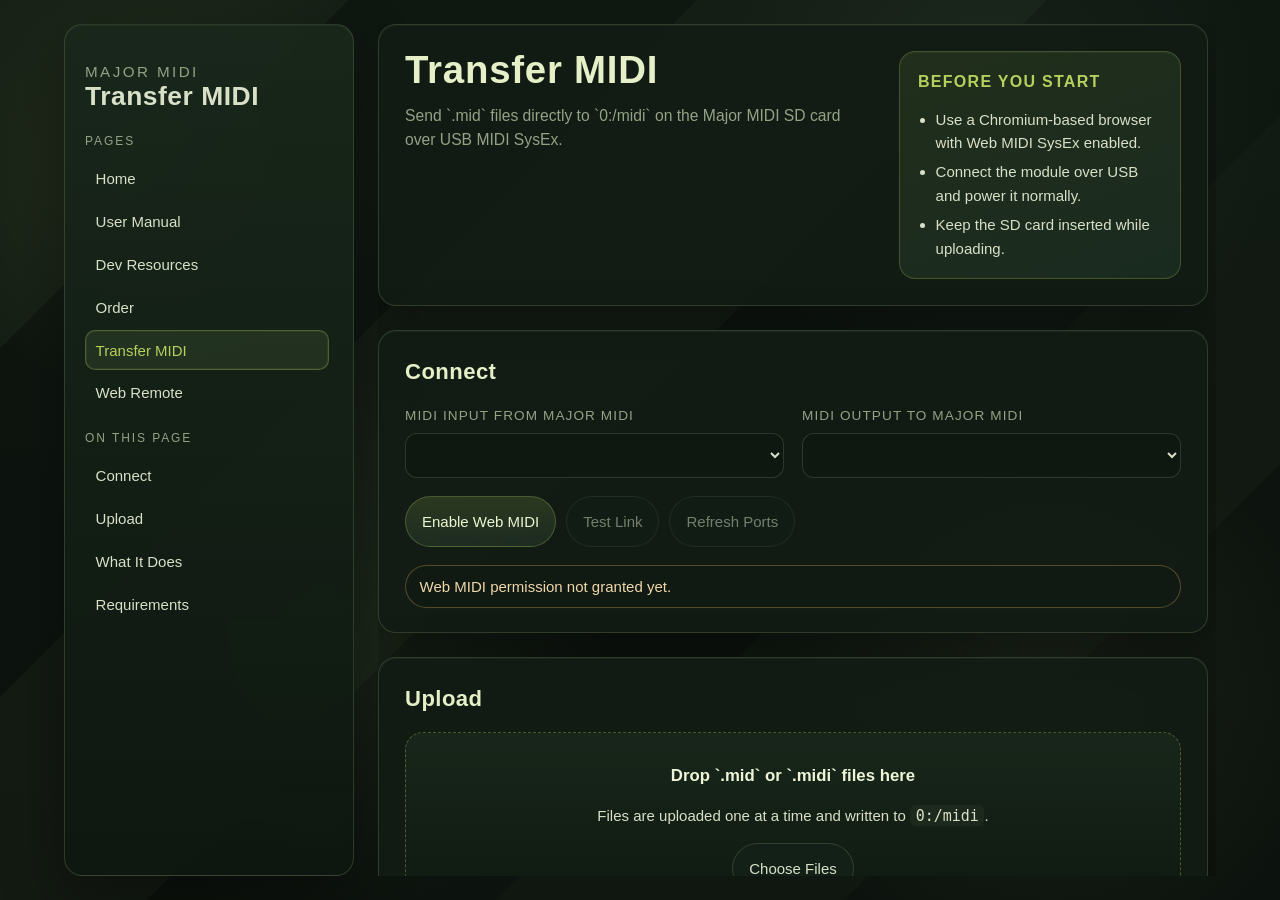
<file: docs/transfer.html>
<!DOCTYPE html>
<html lang="en">
  <head>
    <meta charset="utf-8" />
    <meta name="viewport" content="width=device-width, initial-scale=1" />
    <title>Transfer MIDI | Major MIDI</title>
    <meta
      name="description"
      content="Upload MIDI files to the Major MIDI SD card over USB MIDI SysEx from the browser."
    />
    <link rel="stylesheet" href="./styles.css" />
  </head>
  <body>
    <div class="shell">
      <aside class="sidebar">
        <div class="brand">
          <p class="kicker">Major MIDI</p>
          <h1>Transfer MIDI</h1>
        </div>

        <p class="nav-label">Pages</p>
        <nav class="nav page-nav">
          <a href="index.html">Home</a>
          <a href="user.html">User Manual</a>
          <a href="dev.html">Dev Resources</a>
          <a href="order.html">Order</a>
          <a class="active" href="transfer.html">Transfer MIDI</a>
          <a href="remote.html">Web Remote</a>
        </nav>

        <p class="nav-label">On This Page</p>
        <nav class="nav section-nav">
          <a href="#connect">Connect</a>
          <a href="#upload">Upload</a>
          <a href="#what-it-does">What It Does</a>
          <a href="#requirements">Requirements</a>
        </nav>
      </aside>

      <main class="main">
        <section class="hero" id="top">
          <div class="hero-grid">
            <div>
              <h2>Transfer MIDI</h2>
              <p>Send `.mid` files directly to `0:/midi` on the Major MIDI SD card over USB MIDI SysEx.</p>
            </div>
            <div class="hero-card">
              <h3>Before You Start</h3>
              <ul>
                <li>Use a Chromium-based browser with Web MIDI SysEx enabled.</li>
                <li>Connect the module over USB and power it normally.</li>
                <li>Keep the SD card inserted while uploading.</li>
              </ul>
            </div>
          </div>
        </section>

        <section class="section" id="connect">
          <h2>Connect</h2>
          <div class="uploader-card">
            <div class="transfer-grid">
              <div class="field">
                <label for="midi-input">MIDI Input From Major MIDI</label>
                <select id="midi-input"></select>
              </div>
              <div class="field">
                <label for="midi-output">MIDI Output To Major MIDI</label>
                <select id="midi-output"></select>
              </div>
            </div>

            <div class="button-row">
              <button id="enable-midi">Enable Web MIDI</button>
              <button id="test-link" class="secondary" disabled>Test Link</button>
              <button id="refresh-ports" class="secondary" disabled>Refresh Ports</button>
            </div>

            <div id="connection-status" class="status-pill warn">Web MIDI permission not granted yet.</div>
          </div>
        </section>

        <section class="section" id="upload">
          <h2>Upload</h2>
          <div class="uploader-card">
            <div class="dropzone" id="dropzone">
              <strong>Drop `.mid` or `.midi` files here</strong>
              <p>Files are uploaded one at a time and written to <code>0:/midi</code>.</p>
              <div class="button-row" style="justify-content:center;">
                <button id="choose-files" class="secondary">Choose Files</button>
              </div>
              <input id="file-input" type="file" accept=".mid,.midi" multiple hidden />
            </div>

            <div class="progress" aria-hidden="true">
              <div id="progress-bar" class="progress-bar"></div>
            </div>

            <div id="transfer-status" class="status-pill">Idle.</div>

            <div class="grid-2">
              <div class="mini-card">
                <h4>Queue</h4>
                <ol id="queue" class="queue"></ol>
              </div>
              <div class="mini-card">
                <h4>Session Log</h4>
                <pre id="log" class="log">Waiting for Web MIDI access.</pre>
              </div>
            </div>
          </div>
        </section>

        <section class="section" id="what-it-does">
          <h2>What It Does</h2>
          <p>This page uses a Major MIDI-specific SysEx upload protocol. Each file is sent in small acknowledged chunks so the module can write safely to the SD card without overrunning USB MIDI receive.</p>
          <div class="table-wrap">
            <table>
              <thead>
                <tr>
                  <th>Behavior</th>
                  <th>Result</th>
                </tr>
              </thead>
              <tbody>
                <tr>
                  <td>Upload target</td>
                  <td><code>0:/midi/&lt;filename&gt;</code></td>
                </tr>
                <tr>
                  <td>Existing file name match</td>
                  <td>Overwritten</td>
                </tr>
                <tr>
                  <td>Accepted files</td>
                  <td><code>.mid</code> and <code>.midi</code></td>
                </tr>
                <tr>
                  <td>After a completed upload</td>
                  <td>Major MIDI rescans the media library automatically</td>
                </tr>
              </tbody>
            </table>
          </div>
        </section>

        <section class="section" id="requirements">
          <h2>Requirements</h2>
          <p class="fine-print">Web MIDI SysEx is not available in every browser. If the page cannot request SysEx permission, try current Chrome or Edge on a secure origin.</p>
          <p class="fine-print">This page talks to the USB MIDI interface on the module. It does not mount the SD card directly.</p>
        </section>

        <div class="footer">
          Custom transfer page for Major MIDI USB SysEx uploads.
        </div>
      </main>
    </div>

    <script>
      const MANUFACTURER_ID = 0x7d;
      const MAGIC = [0x4d, 0x4d];
      const CMD = { start: 0x01, data: 0x02, end: 0x03, cancel: 0x04, ack: 0x7f };
      const STATUS_TEXT = {
        0x00: "OK",
        0x01: "Invalid packet",
        0x02: "Busy",
        0x03: "File system error",
        0x04: "Sequence mismatch",
        0x05: "Bad filename",
        0x06: "Decode error",
        0x07: "No active transfer",
      };
      const RAW_CHUNK_SIZE = 63;
      const ACK_TIMEOUT_MS = 5000;

      let midiAccess = null;
      let selectedInput = null;
      let selectedOutput = null;
      let boundInputs = [];
      let preferredInputPortKey = "";
      let preferredOutputPortKey = "";
      let uploadQueue = [];
      let uploading = false;
      let pendingAck = null;

      const inputSelect = document.getElementById("midi-input");
      const outputSelect = document.getElementById("midi-output");
      const enableButton = document.getElementById("enable-midi");
      const refreshButton = document.getElementById("refresh-ports");
      const testLinkButton = document.getElementById("test-link");
      const chooseButton = document.getElementById("choose-files");
      const fileInput = document.getElementById("file-input");
      const dropzone = document.getElementById("dropzone");
      const connectionStatus = document.getElementById("connection-status");
      const transferStatus = document.getElementById("transfer-status");
      const progressBar = document.getElementById("progress-bar");
      const queueList = document.getElementById("queue");
      const logEl = document.getElementById("log");

      function setStatus(el, text, tone = "") {
        el.textContent = text;
        el.className = "status-pill" + (tone ? " " + tone : "");
      }

      function commandName(command) {
        switch (command) {
          case CMD.start: return "start";
          case CMD.data: return "data";
          case CMD.end: return "end";
          case CMD.cancel: return "cancel";
          case CMD.ack: return "ack";
          default: return `0x${command.toString(16)}`;
        }
      }

      function bytesToHex(data) {
        return Array.from(data, (value) => value.toString(16).padStart(2, "0")).join(" ");
      }

      function log(message) {
        const stamp = new Date().toLocaleTimeString();
        const line = `[${stamp}] ${message}`;
        logEl.textContent = logEl.textContent === "Waiting for Web MIDI access." ? line : `${logEl.textContent}\n${line}`;
        logEl.scrollTop = logEl.scrollHeight;
      }

      function sanitizeFilename(name) {
        const base = name.split(/[\\/]/).pop() || "upload.mid";
        let safe = base.replace(/[^A-Za-z0-9._ -]/g, "_").replace(/^\.+/, "");
        if (!safe) safe = "upload.mid";
        if (/\.midi$/i.test(safe)) safe = safe.replace(/\.midi$/i, ".mid");
        else if (!/\.mid$/i.test(safe)) safe = `${safe}.mid`;
        return safe.slice(0, 48);
      }

      function encode7Bit(bytes) {
        const out = [];
        for (let i = 0; i < bytes.length; i += 7) {
          const block = bytes.slice(i, i + 7);
          let msb = 0;
          for (let j = 0; j < block.length; j++) {
            if (block[j] & 0x80) msb |= 1 << j;
          }
          out.push(msb);
          for (const value of block) out.push(value & 0x7f);
        }
        return out;
      }

      function buildSysEx(command, payload = []) {
        return new Uint8Array([0xf0, MANUFACTURER_ID, ...MAGIC, command, ...payload, 0xf7]);
      }

      function requirePorts() {
        if (!selectedInput || !selectedOutput) {
          throw new Error("Select both the Major MIDI input and output ports first.");
        }
      }

      function parseAck(data) {
        if (!(data instanceof Uint8Array) || data.length < 10) return null;
        if (data[0] !== 0xf0 || data[data.length - 1] !== 0xf7) return null;
        if (data[1] !== MANUFACTURER_ID || data[2] !== MAGIC[0] || data[3] !== MAGIC[1]) return null;
        if (data[4] !== CMD.ack) return null;
        return {
          request: data[5],
          status: data[6],
          value: data[7] | (data[8] << 7),
        };
      }

      function handleAckFromPort(port, event) {
        log(`Incoming MIDI on ${port.name || port.id}: ${bytesToHex(event.data)}`);
        const ack = parseAck(event.data);
        if (!ack) return;
        log(`Received ${commandName(ack.request)} ack on ${port.name || port.id}.`);
        if (!pendingAck) return;
        const { command, resolve, reject, timer } = pendingAck;
        clearTimeout(timer);
        pendingAck = null;
        if (ack.request !== command) {
          reject(new Error(`Unexpected ack ${ack.request} on ${port.name || port.id} while waiting for ${commandName(command)}.`));
          return;
        }
        if (ack.status !== 0x00) {
          reject(new Error(`${STATUS_TEXT[ack.status] || "Transfer error"} (${ack.status}) from ${port.name || port.id}`));
          return;
        }
        resolve(ack);
      }

      function bindAllInputs() {
        for (const port of boundInputs) {
          port.onmidimessage = null;
        }

        boundInputs = getPorts("input");
        for (const port of boundInputs) {
          port.onmidimessage = (event) => handleAckFromPort(port, event);
        }
      }

      function setSelectedInput(port) {
        selectedInput = port || null;
        preferredInputPortKey = selectedInput ? `${selectedInput.name || ""}|${selectedInput.manufacturer || ""}` : "";
      }

      function setSelectedOutput(port) {
        selectedOutput = port || null;
        preferredOutputPortKey = selectedOutput ? `${selectedOutput.name || ""}|${selectedOutput.manufacturer || ""}` : "";
      }

      function getPorts(type) {
        const ports = type === "input" ? midiAccess.inputs : midiAccess.outputs;
        return Array.from(ports.values()).sort((a, b) => (a.name || "").localeCompare(b.name || ""));
      }

      function fillPortSelect(select, ports, activeId) {
        select.innerHTML = "";
        if (!ports.length || !activeId) {
          const option = document.createElement("option");
          option.value = "";
          option.textContent = ports.length ? "Select a port" : "No ports available";
          option.selected = true;
          select.appendChild(option);
        }

        for (const port of ports) {
          const option = document.createElement("option");
          option.value = port.id;
          option.textContent = `${port.name || "Unnamed"}${port.manufacturer ? ` (${port.manufacturer})` : ""}`;
          if (port.id === activeId) option.selected = true;
          select.appendChild(option);
        }
      }

      function autoPickPortId(ports) {
        const major = ports.find((port) => /major midi/i.test(`${port.name || ""} ${port.manufacturer || ""}`));
        return major ? major.id : "";
      }

      function portKey(port) {
        return `${port.name || ""}|${port.manufacturer || ""}`;
      }

      function resolvePreferredPort(ports, selectValue, preferredKey) {
        if (selectValue && ports.some((port) => port.id === selectValue)) return selectValue;
        if (preferredKey) {
          const preferred = ports.find((port) => portKey(port) === preferredKey);
          if (preferred) return preferred.id;
        }
        return autoPickPortId(ports);
      }

      function refreshPorts() {
        if (!midiAccess) return;

        const inputs = getPorts("input");
        const outputs = getPorts("output");
        const nextInputId = resolvePreferredPort(inputs, inputSelect.value, preferredInputPortKey);
        const nextOutputId = resolvePreferredPort(outputs, outputSelect.value, preferredOutputPortKey);

        fillPortSelect(inputSelect, inputs, nextInputId);
        fillPortSelect(outputSelect, outputs, nextOutputId);

        setSelectedOutput(outputs.find((port) => port.id === nextOutputId) || null);
        setSelectedInput(inputs.find((port) => port.id === nextInputId) || null);
        bindAllInputs();

        if (inputs.length || outputs.length) {
          log(`Ports: inputs=${inputs.map((port) => port.name || port.id).join(", ") || "none"} | outputs=${outputs.map((port) => port.name || port.id).join(", ") || "none"}`);
        }

        if (selectedInput && selectedOutput) {
          setStatus(connectionStatus, `Ready: send to ${selectedOutput.name || "output"}, listen on all inputs`, "good");
        } else {
          setStatus(connectionStatus, "Select both Major MIDI ports to upload.", "warn");
        }
      }

      async function enableMidi() {
        if (!navigator.requestMIDIAccess) {
          setStatus(connectionStatus, "This browser does not support Web MIDI.", "bad");
          log("Web MIDI API is unavailable in this browser.");
          return;
        }

        try {
          midiAccess = await navigator.requestMIDIAccess({ sysex: true });
          midiAccess.onstatechange = refreshPorts;
          refreshPorts();
          refreshButton.disabled = false;
          testLinkButton.disabled = false;
          log("Web MIDI SysEx access granted.");
        } catch (error) {
          setStatus(connectionStatus, "Web MIDI SysEx permission was denied.", "bad");
          log(`Failed to enable Web MIDI: ${error.message}`);
        }
      }

      function updateQueue() {
        queueList.innerHTML = "";
        for (const item of uploadQueue) {
          const li = document.createElement("li");
          li.textContent = item.name;
          queueList.appendChild(li);
        }
      }

      function enqueueFiles(fileList) {
        const accepted = Array.from(fileList).filter((file) => /\.mid(i)?$/i.test(file.name));
        if (!accepted.length) {
          log("No .mid or .midi files were added.");
          return;
        }

        uploadQueue.push(...accepted);
        updateQueue();
        log(`Queued ${accepted.length} file(s).`);
        if (!uploading) processQueue();
      }

      function sendAndWait(command, payload) {
        requirePorts();
        if (pendingAck) throw new Error("Another transfer packet is still waiting for ack.");

        return new Promise((resolve, reject) => {
          const timer = window.setTimeout(() => {
            pendingAck = null;
            reject(new Error(`Timed out waiting for Major MIDI ack to ${commandName(command)}.`));
          }, ACK_TIMEOUT_MS);

          log(`Sent ${commandName(command)} packet to ${selectedOutput.name || selectedOutput.id}.`);
          pendingAck = { command, resolve, reject, timer };
          selectedOutput.send(buildSysEx(command, payload));
        });
      }

      async function testLink() {
        try {
          setStatus(connectionStatus, "Testing Major MIDI link...", "warn");
          await sendAndWait(CMD.cancel, []);
          setStatus(connectionStatus, `Link OK: ${selectedOutput.name || "output"}`, "good");
          log("Major MIDI replied to cancel test packet.");
        } catch (error) {
          setStatus(connectionStatus, error.message, "bad");
          log(`Link test failed: ${error.message}`);
        }
      }

      async function uploadFile(file) {
        const safeName = sanitizeFilename(file.name);
        const bytes = new Uint8Array(await file.arrayBuffer());
        const encoder = new TextEncoder();
        const nameBytes = Array.from(encoder.encode(safeName).slice(0, 48));
        const totalChunks = Math.ceil(bytes.length / RAW_CHUNK_SIZE);

        log(`Starting ${safeName} (${bytes.length} bytes, ${totalChunks} chunk${totalChunks === 1 ? "" : "s"}).`);
        setStatus(transferStatus, `Uploading ${safeName}...`, "warn");
        progressBar.style.width = "0%";

        await sendAndWait(CMD.start, [nameBytes.length, ...nameBytes]);

        let sequence = 0;
        try {
          for (let offset = 0; offset < bytes.length; offset += RAW_CHUNK_SIZE) {
            const chunk = Array.from(bytes.slice(offset, offset + RAW_CHUNK_SIZE));
            const packed = encode7Bit(chunk);
            await sendAndWait(CMD.data, [sequence & 0x7f, (sequence >> 7) & 0x7f, chunk.length, ...packed]);
            sequence += 1;
            const pct = bytes.length ? Math.round((Math.min(offset + chunk.length, bytes.length) / bytes.length) * 100) : 100;
            progressBar.style.width = `${pct}%`;
            setStatus(transferStatus, `Uploading ${safeName}: ${pct}%`, "warn");
          }

          await sendAndWait(CMD.end, [sequence & 0x7f, (sequence >> 7) & 0x7f]);
        } catch (error) {
          try {
            if (selectedOutput) selectedOutput.send(buildSysEx(CMD.cancel));
          } catch (_) {}
          throw error;
        }

        progressBar.style.width = "100%";
        setStatus(transferStatus, `Finished ${safeName}.`, "good");
        log(`Finished ${safeName}.`);
      }

      async function processQueue() {
        if (uploading) return;
        uploading = true;

        try {
          while (uploadQueue.length) {
            const file = uploadQueue.shift();
            updateQueue();
            await uploadFile(file);
          }
        } catch (error) {
          setStatus(transferStatus, error.message, "bad");
          log(`Upload failed: ${error.message}`);
        } finally {
          uploading = false;
          if (!uploadQueue.length && !transferStatus.classList.contains("bad")) {
            setStatus(transferStatus, "Idle.", "");
          }
        }
      }

      enableButton.addEventListener("click", enableMidi);
      refreshButton.addEventListener("click", refreshPorts);
      testLinkButton.addEventListener("click", testLink);

      inputSelect.addEventListener("change", () => {
        const next = getPorts("input").find((port) => port.id === inputSelect.value) || null;
        setSelectedInput(next);
        refreshPorts();
      });

      outputSelect.addEventListener("change", () => {
        setSelectedOutput(getPorts("output").find((port) => port.id === outputSelect.value) || null);
        refreshPorts();
      });

      chooseButton.addEventListener("click", () => fileInput.click());
      fileInput.addEventListener("change", (event) => {
        enqueueFiles(event.target.files);
        fileInput.value = "";
      });

      ["dragenter", "dragover"].forEach((type) => {
        dropzone.addEventListener(type, (event) => {
          event.preventDefault();
          dropzone.classList.add("active");
        });
      });

      ["dragleave", "drop"].forEach((type) => {
        dropzone.addEventListener(type, (event) => {
          event.preventDefault();
          dropzone.classList.remove("active");
        });
      });

      dropzone.addEventListener("drop", (event) => {
        enqueueFiles(event.dataTransfer.files);
      });
    </script>
  </body>
</html>
</file>
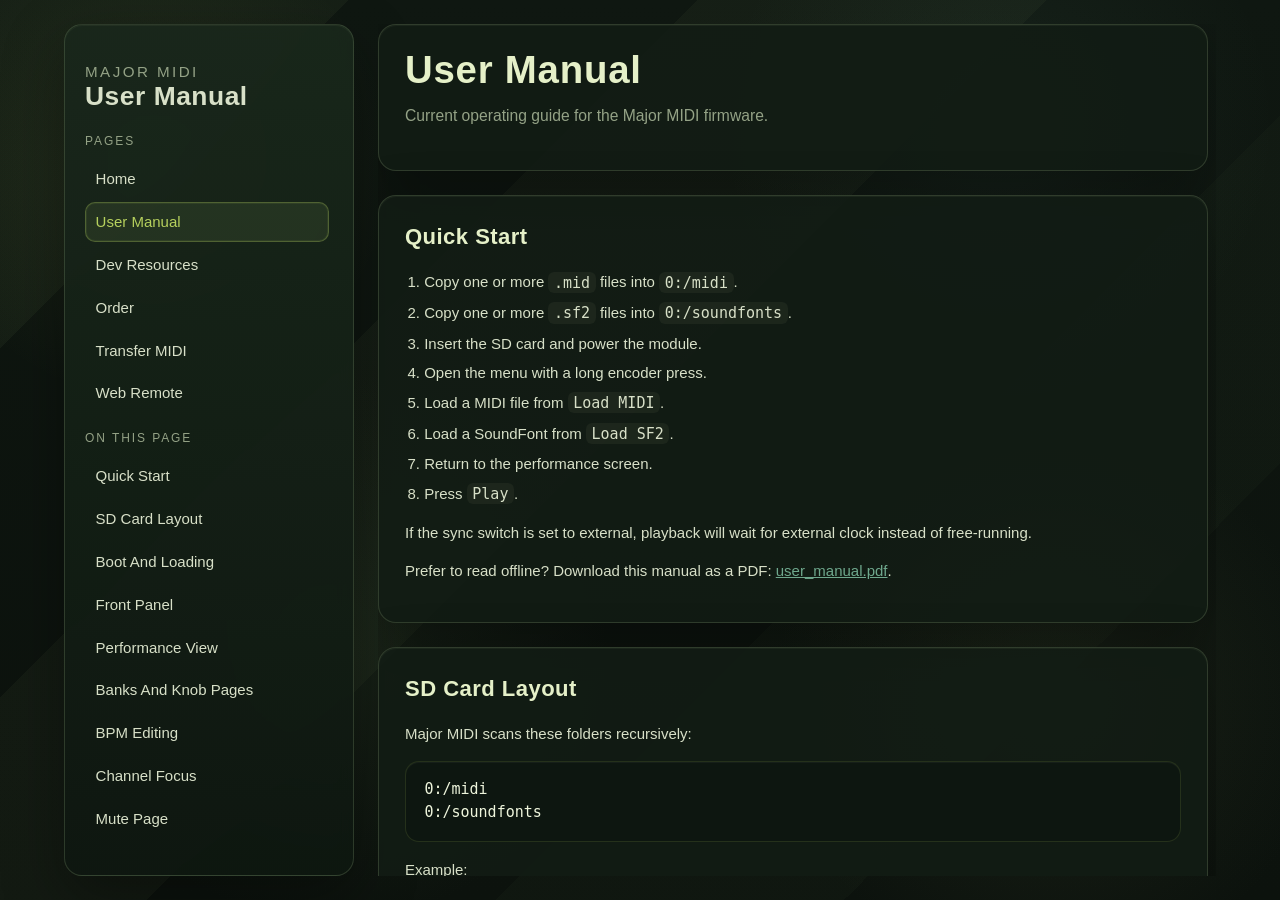
<file: docs/user.html>
<!DOCTYPE html>
<html lang="en">
  <head>
    <meta charset="utf-8" />
    <meta name="viewport" content="width=device-width, initial-scale=1" />
    <title>User Manual | Major MIDI</title>
    <meta
      name="description"
      content="Major MIDI is Daisy Patch SM firmware (STM32H750, Cortex-M7) for playing Standard MIDI Files from an SD card through a SoundFont 2 synth engine, with front-panel mixing, live MIDI input, internal or external sync, saved song settings, MIDI routing, and assignable CV/gate I/O."
    />
    <link rel="stylesheet" href="./styles.css" />
  </head>
  <body>
    <div class="shell">
      <aside class="sidebar">
        <div class="brand">
          <p class="kicker">Major MIDI</p>
          <h1>User Manual</h1>
        </div>

        <p class="nav-label">Pages</p>
        <nav class="nav page-nav">
          <a href="index.html">Home</a>
          <a class="active" href="user.html">User Manual</a>
          <a href="dev.html">Dev Resources</a>
          <a href="order.html">Order</a>
          <a href="transfer.html">Transfer MIDI</a>
          <a href="remote.html">Web Remote</a>
        </nav>

        <p class="nav-label">On This Page</p>
        <nav class="nav section-nav">
          <a href="#quick-start">Quick Start</a>
          <a href="#sd-card-layout">SD Card Layout</a>
          <a href="#boot-and-loading">Boot And Loading</a>
          <a href="#front-panel">Front Panel</a>
          <a href="#performance-view">Performance View</a>
          <a href="#banks-and-knob-pages">Banks And Knob Pages</a>
          <a href="#bpm-editing">BPM Editing</a>
          <a href="#channel-focus">Channel Focus</a>
          <a href="#mute-page">Mute Page</a>
          <a href="#extra-views">Extra Views</a>
          <a href="#loop-edit">Loop Edit</a>
          <a href="#menu-basics">Menu Basics</a>
          <a href="#load-midi-and-load-sf2">Load MIDI And Load SF2</a>
          <a href="#general">General</a>
          <a href="#fx">FX</a>
          <a href="#song">Song</a>
          <a href="#sf2">SF2</a>
          <a href="#midi">MIDI</a>
          <a href="#cv-gate">CV/Gate</a>
          <a href="#sync">Sync</a>
          <a href="#saving-and-recall">Saving And Recall</a>
          <a href="#firmware-updates">Firmware Updates</a>
          <a href="#troubleshooting">Troubleshooting</a>
        </nav>
      </aside>

      <main class="main">
        <section class="hero" id="top">
          <div class="hero-grid">
            <div>
              <h2>User Manual</h2>
              <p>Current operating guide for the Major MIDI firmware.</p>
            </div>
          </div>
        </section>

        <section class="section" id="quick-start">
  <h2>Quick Start</h2>
<ol class="steps"><li>Copy one or more <code>.mid</code> files into <code>0:/midi</code>.</li><li>Copy one or more <code>.sf2</code> files into <code>0:/soundfonts</code>.</li><li>Insert the SD card and power the module.</li><li>Open the menu with a long encoder press.</li><li>Load a MIDI file from <code>Load MIDI</code>.</li><li>Load a SoundFont from <code>Load SF2</code>.</li><li>Return to the performance screen.</li><li>Press <code>Play</code>.</li></ol>
<p>If the sync switch is set to external, playback will wait for external clock instead of free-running.</p>
<p>Prefer to read offline? Download this manual as a PDF: <a href="user_manual.pdf">user_manual.pdf</a>.</p>
</section>
<section class="section" id="sd-card-layout">
  <h2>SD Card Layout</h2>
<p>Major MIDI scans these folders recursively:</p>
<pre><code class="language-text">0:/midi
0:/soundfonts</code></pre>
<p>Example:</p>
<pre><code class="language-text">0:/midi/set1/track01.mid
0:/midi/loops/arp.mid
0:/soundfonts/general/microgm.sf2
0:/soundfonts/drums/clubkit.sf2</code></pre>
<p>Hidden files and AppleDouble files are ignored.</p>
<p>There&#x27;s no limit on how many <code>.mid</code> or <code>.sf2</code> files the card can hold in total — folders are browsed live, not pre-scanned into memory. The only cap is per folder: browsing a single folder in <code>Load MIDI</code> or <code>Load SF2</code> shows up to 128 entries for a MIDI folder and 32 entries for a SoundFont folder — if one folder holds more files than that, split them across subfolders so everything is reachable.</p>
</section>
<section class="section" id="boot-and-loading">
  <h2>Boot And Loading</h2>
<p>On boot, Major MIDI:</p>
<div class="table-wrap"><table><thead><tr><th>Step</th><th>Behavior</th></tr></thead><tbody><tr><td>SD scan</td><td>Scans <code>0:/midi</code> and <code>0:/soundfonts</code></td></tr><tr><td>MIDI restore</td><td>Reloads the last saved MIDI selection when available</td></tr><tr><td>SF2 selection</td><td>Starts from the first SF2, then may switch to the song&#x27;s saved SF2</td></tr><tr><td>Song config</td><td>Loads <code>&lt;midi-file&gt;.cfg</code> if present</td></tr><tr><td>UI prefs</td><td>Loads general UI settings from <code>0:/major_midi_boot.cfg</code></td></tr></tbody></table></div>
<p>If both a MIDI file and an SF2 are available, the unit loads them automatically at startup.</p>
</section>
<section class="section" id="front-panel">
  <h2>Front Panel</h2>
<figure class="image-card image-card-wide">
  <div class="image-frame panel-frame">
    <img src="./assets/images/panel-major-midi.png" alt="Major MIDI front panel layout" loading="lazy" />
  </div>
  <figcaption>Front panel: display, transport and bank buttons, four performance knobs, and the CV, gate, and MIDI patch points along the bottom edge.</figcaption>
</figure>
<div class="table-wrap"><table><thead><tr><th>Control</th><th>Role</th></tr></thead><tbody><tr><td><code>B1..B4</code></td><td>Bank buttons and view combos</td></tr><tr><td><code>K1..K4</code></td><td>Per-channel controls for the visible bank</td></tr><tr><td><code>Play</code></td><td>Transport and back/cancel in menus</td></tr><tr><td>Encoder turn</td><td>Page selection, menu navigation, loop edits, BPM edit</td></tr><tr><td>Encoder press</td><td>Shift, confirm, enter/exit edit modes</td></tr><tr><td>OLED</td><td>Current mode, transport, file names, and parameter values</td></tr></tbody></table></div>
<p><code>B1..B4</code> each have an LED that flashes briefly whenever incoming MIDI activity hits a channel in that button&#x27;s bank, independent of which bank is currently selected on screen.</p>
<p>The sync source is a hardware switch. Internal sync free-runs from the current BPM. External sync follows incoming MIDI clock or configured gate sync.</p>
</section>
<section class="section" id="performance-view">
  <h2>Performance View</h2>
<p>Performance mode is the default screen.</p>
<p>The top line shows:</p>
<div class="table-wrap"><table><thead><tr><th>Field</th><th>Meaning</th></tr></thead><tbody><tr><td><code>STP</code> or <code>PLY</code></td><td>Stopped or playing</td></tr><tr><td>Active page name</td><td>The current knob page, spelled out (<code>Volume</code>, <code>Pan</code>, <code>Reverb</code>, <code>Chorus</code>, <code>Program</code>, <code>MUTE PAGE</code>, <code>BPM</code>)</td></tr><tr><td>BPM</td><td>Current transport BPM</td></tr><tr><td>Measure and beat</td><td>Current musical position</td></tr><tr><td><code>B1..B4</code></td><td>Active bank</td></tr></tbody></table></div>
<p>The screen also shows the current MIDI file, the current SoundFont, and four visible channels from the selected bank. Each channel row is labeled with a single-letter code for the value it&#x27;s showing (<code>V</code>, <code>P</code>, <code>R</code>, <code>C</code>, <code>G</code>, <code>M</code>) — those letters only appear in the per-channel grid, not on the top status line.</p>
</section>
<section class="section" id="banks-and-knob-pages">
  <h2>Banks And Knob Pages</h2>
<p>The 16 channels are shown in four banks:</p>
<div class="table-wrap"><table><thead><tr><th>Bank</th><th>Channels</th></tr></thead><tbody><tr><td><code>B1</code></td><td>1-4</td></tr><tr><td><code>B2</code></td><td>5-8</td></tr><tr><td><code>B3</code></td><td>9-12</td></tr><tr><td><code>B4</code></td><td>13-16</td></tr></tbody></table></div>
<p>Press <code>B1..B4</code> to select a bank.</p>
<p>Turn the encoder in performance mode to cycle knob pages:</p>
<div class="table-wrap"><table><thead><tr><th>Page</th><th>Row letter</th><th>Function</th></tr></thead><tbody><tr><td>Volume</td><td><code>V</code></td><td>Volume</td></tr><tr><td>Pan</td><td><code>P</code></td><td>Pan</td></tr><tr><td>Reverb</td><td><code>R</code></td><td>Reverb send</td></tr><tr><td>Chorus</td><td><code>C</code></td><td>Chorus send</td></tr><tr><td>Program</td><td><code>G</code></td><td>Program override</td></tr><tr><td>Mute</td><td><code>M</code></td><td>Mute</td></tr><tr><td>BPM</td><td><code>BPM</code></td><td>Tempo edit page</td></tr></tbody></table></div>
<p><code>K1..K4</code> always control the four visible channels for the active page.</p>
<p>With <code>Knobs</code> set to <code>Pickup</code>, a knob must cross the stored value before it takes control. With <code>Knobs</code> set to <code>Instant</code>, the value jumps immediately.</p>
</section>
<section class="section" id="bpm-editing">
  <h2>BPM Editing</h2>
<p>The encoder does not always change tempo directly.</p>
<p>To edit tempo:</p>
<ol class="steps"><li>Turn the encoder until the active page is <code>BPM</code>.</li><li>Tap the encoder to unlock BPM editing.</li><li>Turn the encoder to set BPM from <code>20</code> to <code>300</code>.</li><li>Tap the encoder again to lock BPM.</li></ol>
<p>BPM is hard-clamped to the 20-300 range everywhere it can be set (performance page, Song BPM override, and the web remote). If a song BPM override is saved for the current MIDI file, that override is applied when the song loads.</p>
<p>When you change tempo during playback, Major MIDI glides to the new BPM instead of snapping to it — the transport ramps at up to 240 BPM per second so a large jump takes a moment to settle, keeping timing musical rather than jarring. This smoothing applies to tempo changes you make by hand (encoder or web remote); locking to external MIDI/gate clock tracks the incoming clock directly, and a tempo change made while looping re-seeks the loop instead of ramping.</p>
</section>
<section class="section" id="channel-focus">
  <h2>Channel Focus</h2>
<p>Long-press one of <code>B1..B4</code> in performance mode to focus that visible channel. This is disabled while the <code>Mute</code> knob page is active — on that page, a plain press of <code>B1..B4</code> toggles mute directly instead (see Mute Page below).</p>
<p>Channel focus shows:</p>
<div class="table-wrap"><table><thead><tr><th>Item</th><th>Meaning</th></tr></thead><tbody><tr><td>Channel and bank</td><td>Which channel is selected</td></tr><tr><td>Program</td><td>Current program or override, marked <code>OVR</code> for a manual override or <code>MID</code> when following the file</td></tr><tr><td>Program name</td><td>Current GM/SF2 program label when available</td></tr><tr><td>Volume and pan</td><td>Current mix values</td></tr><tr><td>Reverb and chorus</td><td>Current send values</td></tr><tr><td>Mute state</td><td>Per-channel mute status</td></tr></tbody></table></div>
<p>Turn the encoder to move between fields, cycling <code>Mute</code> → <code>Volume</code> → <code>Pan</code> → <code>Reverb</code> → <code>Chorus</code> → <code>Program</code>. Tap the encoder to enter edit mode for the selected field, turn to adjust it, then tap again to lock it back. Long-press the encoder to leave channel focus entirely and return to the normal bank view — a plain tap only toggles edit mode, it does not exit.</p>
</section>
<section class="section" id="mute-page">
  <h2>Mute Page</h2>
<p>On the <code>M</code> knob page:</p>
<div class="table-wrap"><table><thead><tr><th>Control</th><th>Result</th></tr></thead><tbody><tr><td><code>K1..K4</code></td><td>Set mute state for the visible channels</td></tr><tr><td><code>B1..B4</code></td><td>Toggle mute for the visible channels directly</td></tr></tbody></table></div>
<p>To switch banks while on the mute page, hold the encoder and press a bank button.</p>
</section>
<section class="section" id="extra-views">
  <h2>Extra Views</h2>
<p>Press the button combos below to open alternate views:</p>
<div class="table-wrap"><table><thead><tr><th>Combo</th><th>View</th></tr></thead><tbody><tr><td><code>B1 + B2</code></td><td>MIDI monitor</td></tr><tr><td><code>B1 + B3</code></td><td>Transport/song info</td></tr><tr><td><code>B1 + B4</code></td><td>Loop edit</td></tr></tbody></table></div>
<p>You can jump directly between MIDI monitor, transport view, and loop edit using these same combos without returning to performance mode first. The combos are only ignored while a menu is open.</p>
<h3>MIDI Monitor</h3>
<p>The MIDI monitor shows the most recent note, pitch bend, and CC activity for each channel, five channels at a time. Scroll to reach the rest.</p>
<p>Controls:</p>
<div class="table-wrap"><table><thead><tr><th>Control</th><th>Result</th></tr></thead><tbody><tr><td>Encoder turn</td><td>Scroll channel list</td></tr><tr><td><code>Play</code></td><td>Clear monitor data</td></tr><tr><td>Encoder tap or long press</td><td>Exit</td></tr></tbody></table></div>
<h3>Transport View</h3>
<p>The transport view shows the current MIDI file, measure and beat, loop range, current tick, active voice count, and time signature.</p>
<p>Press <code>Play</code>, tap the encoder, or long-press the encoder to exit back to performance mode.</p>
</section>
<section class="section" id="loop-edit">
  <h2>Loop Edit</h2>
<p>Loop edit gives direct access to the current loop range.</p>
<p>Editable fields:</p>
<div class="table-wrap"><table><thead><tr><th>Field</th><th>Meaning</th></tr></thead><tbody><tr><td><code>Active</code></td><td>Enable or disable looping</td></tr><tr><td><code>St M</code></td><td>Start measure</td></tr><tr><td><code>St B</code></td><td>Start beat</td></tr><tr><td><code>St T</code></td><td>Start tick</td></tr><tr><td><code>Ln M</code></td><td>Loop length in measures</td></tr><tr><td><code>Ln B</code></td><td>Additional beats</td></tr><tr><td><code>Ln T</code></td><td>Absolute length in ticks (up to 2,000,000,000)</td></tr></tbody></table></div>
<p>Controls:</p>
<div class="table-wrap"><table><thead><tr><th>Control</th><th>Result</th></tr></thead><tbody><tr><td>Encoder turn</td><td>Move between fields</td></tr><tr><td>Encoder press</td><td>Toggle edit mode for the selected field</td></tr><tr><td><code>Play</code></td><td>Exit loop edit</td></tr><tr><td>Encoder long press</td><td>Exit loop edit</td></tr></tbody></table></div>
</section>
<section class="section" id="menu-basics">
  <h2>Menu Basics</h2>
<p>Open or close the main menu with either:</p>
<div class="table-wrap"><table><thead><tr><th>Action</th><th>Result</th></tr></thead><tbody><tr><td>Long encoder press</td><td>Toggle menu</td></tr><tr><td>Hold encoder and press <code>Play</code></td><td>Toggle menu</td></tr></tbody></table></div>
<p>Inside menus:</p>
<div class="table-wrap"><table><thead><tr><th>Control</th><th>Result</th></tr></thead><tbody><tr><td>Encoder turn</td><td>Move cursor</td></tr><tr><td>Encoder press</td><td>Enter page, confirm selection, or toggle page edit mode</td></tr><tr><td><code>Play</code></td><td>Back out one level or leave the menu</td></tr></tbody></table></div>
<p>Main menu pages:</p>
<div class="table-wrap"><table><thead><tr><th>Page</th><th>Purpose</th></tr></thead><tbody><tr><td><code>Load MIDI</code></td><td>Browse and load <code>.mid</code> files</td></tr><tr><td><code>Load SF2</code></td><td>Browse and load <code>.sf2</code> files</td></tr><tr><td><code>General</code></td><td>UI preferences</td></tr><tr><td><code>FX</code></td><td>Global synth FX tuning</td></tr><tr><td><code>Song</code></td><td>Song-level loop, tempo, and quick-save settings</td></tr><tr><td><code>SF2</code></td><td>Synth and per-channel settings</td></tr><tr><td><code>MIDI</code></td><td>USB/UART output routing</td></tr><tr><td><code>CV/Gate</code></td><td>CV and gate assignment</td></tr><tr><td><code>Save All</code></td><td>Write config files safely</td></tr></tbody></table></div>
<p><code>Save All</code> opens a confirmation page (<code>Confirm Save</code> / <code>Cancel</code>) rather than saving immediately, and it is refused with a <code>Stop Playback First</code> message if the transport is playing or any channel gate is currently active.</p>
</section>
<section class="section" id="load-midi-and-load-sf2">
  <h2>Load MIDI And Load SF2</h2>
<p>The file browsers support subdirectories.</p>
<p>Behavior:</p>
<div class="table-wrap"><table><thead><tr><th>Item</th><th>Behavior</th></tr></thead><tbody><tr><td>Directory</td><td>Enter it</td></tr><tr><td><code>[..]</code></td><td>Go up one level</td></tr><tr><td>File</td><td>Load it</td></tr></tbody></table></div>
<p>Loading a MIDI file also reloads the song-scoped config file when <code>&lt;song&gt;.cfg</code> exists next to that MIDI file.</p>
</section>
<section class="section" id="general">
  <h2>General</h2>
<p>General settings:</p>
<div class="table-wrap"><table><thead><tr><th>Item</th><th>Meaning</th></tr></thead><tbody><tr><td><code>Saver</code></td><td>Screen saver timeout: <code>Off</code>, <code>10s</code>, <code>30s</code>, <code>1m</code>, <code>2m</code>, <code>5m</code>, <code>10m</code>, <code>30m</code>, or <code>1h</code> (default <code>1h</code>)</td></tr><tr><td><code>Knobs</code></td><td><code>Pickup</code> or <code>Instant</code></td></tr><tr><td><code>Enc</code></td><td>Encoder direction</td></tr><tr><td><code>OLED X</code></td><td>Horizontal OLED column offset, <code>0</code>-<code>8</code></td></tr><tr><td><code>CV1 Scl</code></td><td>CV out 1 pitch-scale calibration, <code>90.0</code> - <code>110.0</code>% (default <code>102.8</code>%)</td></tr><tr><td><code>CV2 Scl</code></td><td>CV out 2 pitch-scale calibration, <code>90.0</code> - <code>110.0</code>% (default <code>102.8</code>%)</td></tr></tbody></table></div>
<p><code>CV1 Scl</code> and <code>CV2 Scl</code> trim the 1V/octave scaling of each pitch CV output in <code>0.1</code>% steps. This calibration is global and shared across every song — it lives in the boot config, not the per-song <code>.cfg</code> — so you set it once for your rack. Raise the scale if each octave measures slightly flat, and lower it if each octave measures sharp.</p>
<p>The screen saver only engages in performance mode, and only after the timeout has passed with no button/encoder/knob activity and no overlay message showing.</p>
</section>
<section class="section" id="fx">
  <h2>FX</h2>
<p>FX settings are global, not per-channel.</p>
<div class="table-wrap"><table><thead><tr><th>Item</th><th>Meaning</th><th>Range</th></tr></thead><tbody><tr><td><code>Rev Time</code></td><td>Reverb time</td><td><code>0.0</code> - <code>1.0</code></td></tr><tr><td><code>Rev LPF</code></td><td>Reverb low-pass filter</td><td><code>200 Hz</code> - <code>18000 Hz</code></td></tr><tr><td><code>Rev HPF</code></td><td>Reverb high-pass filter</td><td><code>20 Hz</code> - <code>1000 Hz</code></td></tr><tr><td><code>Ch Depth</code></td><td>Chorus depth</td><td><code>0.0</code> - <code>1.0</code></td></tr><tr><td><code>Ch Speed</code></td><td>Chorus speed</td><td><code>0.05 Hz</code> - <code>5.0 Hz</code></td></tr></tbody></table></div>
<p>Per-channel reverb and chorus amounts stay on the performance pages and in the <code>SF2</code> menu.</p>
<p>To protect CPU headroom, reverb and chorus are automatically bypassed (dry signal only) once active voice count reaches 16, and are restored once it drops back to 12 or fewer. This happens automatically and isn&#x27;t a setting you control directly — if you hear FX cut out under a dense arrangement, that&#x27;s why.</p>
</section>
<section class="section" id="song">
  <h2>Song</h2>
<p>Song settings:</p>
<div class="table-wrap"><table><thead><tr><th>Item</th><th>Meaning</th></tr></thead><tbody><tr><td><code>BPM Ovr</code></td><td>Saved BPM override</td></tr><tr><td><code>Loop</code></td><td>Loop enable</td></tr><tr><td><code>St M</code>, <code>St B</code>, <code>St T</code></td><td>Loop start</td></tr><tr><td><code>Ln M</code>, <code>Ln B</code>, <code>Ln T</code></td><td>Loop length</td></tr><tr><td><code>Save Song CFG</code></td><td>Quick-save the current song&#x27;s settings without opening the <code>Save All</code> confirmation</td></tr></tbody></table></div>
<p><code>Save Song CFG</code> writes the same per-song <code>.cfg</code> file (plus the boot-state file) that <code>Save All</code> writes, but does it immediately with no confirmation step and without requiring playback to be stopped first. Use <code>Save All</code> instead when you want the safety of a confirmation prompt and a guaranteed-stopped transport during the write.</p>
</section>
<section class="section" id="sf2">
  <h2>SF2</h2>
<p>SF2 settings:</p>
<div class="table-wrap"><table><thead><tr><th>Item</th><th>Meaning</th></tr></thead><tbody><tr><td><code>Voices</code></td><td>Max synth voices, <code>0</code>-<code>32</code> (default <code>16</code>); <code>0</code> silences the synth entirely</td></tr><tr><td><code>Channel</code></td><td>Channel being edited</td></tr><tr><td><code>Mute</code></td><td>Mute for that channel</td></tr><tr><td><code>Volume</code></td><td>Channel volume</td></tr><tr><td><code>Pan</code></td><td>Channel pan</td></tr><tr><td><code>RevSend</code></td><td>Channel reverb send</td></tr><tr><td><code>ChoSend</code></td><td>Channel chorus send</td></tr><tr><td><code>Program</code></td><td>Program override or file-follow mode</td></tr><tr><td><code>Trans</code></td><td>Global transpose, <code>-24</code> to <code>+24</code> semitones</td></tr></tbody></table></div>
<p>Program behavior:</p>
<div class="table-wrap"><table><thead><tr><th>Value</th><th>Result</th></tr></thead><tbody><tr><td><code>Program File</code></td><td>Follow program changes from the MIDI file</td></tr><tr><td><code>Program 000..127</code></td><td>Force a manual program override</td></tr></tbody></table></div>
<p><code>Trans</code> shifts every channel except the drum channel (MIDI channel 10) — drum kits stay at their original pitch under transpose.</p>
<p>Higher voice counts increase CPU load. If playback becomes unstable, reduce <code>Voices</code>.</p>
</section>
<section class="section" id="midi">
  <h2>MIDI</h2>
<p>The <code>MIDI</code> page controls USB and UART output routing.</p>
<p>Available output modes:</p>
<div class="table-wrap"><table><thead><tr><th>Mode</th><th>Meaning</th></tr></thead><tbody><tr><td><code>Off</code></td><td>No channel output</td></tr><tr><td><code>Notes</code></td><td>Forward notes only</td></tr><tr><td><code>Nt+CC</code></td><td>Forward notes and CCs</td></tr><tr><td><code>N+C+P</code></td><td>Forward notes, CCs, and programs</td></tr><tr><td><code>Matrix</code></td><td>Per-channel routing matrix</td></tr></tbody></table></div>
<p>Matrix controls let you choose:</p>
<div class="table-wrap"><table><thead><tr><th>Item</th><th>Meaning</th></tr></thead><tbody><tr><td><code>Mtx Port</code></td><td>USB or UART</td></tr><tr><td><code>Mtx Src</code></td><td>Source channel</td></tr><tr><td><code>Mtx Dst</code></td><td>Destination channel</td></tr><tr><td><code>Mtx Nt</code></td><td>Forward notes</td></tr><tr><td><code>Mtx CC</code></td><td>Forward CCs</td></tr><tr><td><code>Mtx Prg</code></td><td>Forward program changes</td></tr></tbody></table></div>
<p>There are also dedicated toggles for:</p>
<div class="table-wrap"><table><thead><tr><th>Item</th><th>Meaning</th></tr></thead><tbody><tr><td><code>USB Trn</code> / <code>UART Trn</code></td><td>Forward transport messages</td></tr><tr><td><code>USB Clk</code> / <code>UART Clk</code></td><td>Forward clock</td></tr><tr><td><code>USB&gt;UART</code></td><td>Pass USB input to UART output</td></tr><tr><td><code>UART&gt;USB</code></td><td>Pass UART input to USB output</td></tr></tbody></table></div>
</section>
<section class="section" id="cv-gate">
  <h2>CV/Gate</h2>
<p>Major MIDI exposes exactly two CV inputs, two gate inputs, two gate outputs, and two CV outputs, fully configurable per song.</p>
<p>Input CV modes:</p>
<div class="table-wrap"><table><thead><tr><th>Mode</th><th>Meaning</th></tr></thead><tbody><tr><td><code>Off</code></td><td>Disabled</td></tr><tr><td><code>MasterVol</code></td><td>Master volume control</td></tr><tr><td><code>BPM</code></td><td>Tempo control, <code>20</code>-<code>300</code> BPM linear across the CV input&#x27;s <code>0V</code>-<code>5V</code> range</td></tr><tr><td><code>Ch Pitch</code></td><td>Channel pitch control</td></tr><tr><td><code>Ch CC</code></td><td>Channel CC control</td></tr><tr><td><code>NotePitch</code></td><td>Note pitch control</td></tr></tbody></table></div>
<p>Gate input modes:</p>
<div class="table-wrap"><table><thead><tr><th>Mode</th><th>Meaning</th></tr></thead><tbody><tr><td><code>Off</code></td><td>Disabled</td></tr><tr><td><code>Sync</code></td><td>External gate sync input</td></tr><tr><td><code>NoteTrig</code></td><td>Trigger notes on a channel</td></tr></tbody></table></div>
<p><code>NoteTrig</code> reads its paired CV input as a pitch across a 5-octave span (from <code>C1</code> to <code>C6</code>) and fires the note at a fixed velocity.</p>
<p>Gate output modes:</p>
<div class="table-wrap"><table><thead><tr><th>Mode</th><th>Meaning</th></tr></thead><tbody><tr><td><code>Off</code></td><td>Disabled</td></tr><tr><td><code>Sync</code></td><td>Clock output</td></tr><tr><td><code>Reset</code></td><td>Reset pulse output</td></tr><tr><td><code>Ch Gate</code></td><td>Gate output from a channel</td></tr></tbody></table></div>
<p>Gate outputs pulse for about 10 ms.</p>
<p>CV output modes:</p>
<div class="table-wrap"><table><thead><tr><th>Mode</th><th>Meaning</th></tr></thead><tbody><tr><td><code>Off</code></td><td>Disabled</td></tr><tr><td><code>Pitch</code></td><td>Output channel pitch</td></tr><tr><td><code>CC</code></td><td>Output a channel CC value</td></tr></tbody></table></div>
<p>Each CV/gate page also exposes the related channel, CC number, sync resolution, trigger style, or note priority when that mode needs it.</p>
<p>Pitch CV out runs 1V/octave from <code>C1</code> (0V) up to <code>5V</code> of headroom (about 10 octaves). The 1V/oct scaling is trimmed with <code>CV1 Scl</code> / <code>CV2 Scl</code> in the <code>General</code> menu, not here — that calibration is global (shared across all songs), so it lives with the general settings rather than the per-song CV/Gate config. See <a href="#general">General</a> for the calibration procedure.</p>
</section>
<section class="section" id="sync">
  <h2>Sync</h2>
<p>Major MIDI has two sync behaviors:</p>
<div class="table-wrap"><table><thead><tr><th>Sync source</th><th>Behavior</th></tr></thead><tbody><tr><td>Internal</td><td>Plays at the current BPM</td></tr><tr><td>External</td><td>Waits for incoming clock before advancing</td></tr></tbody></table></div>
<p>External sync can follow:</p>
<div class="table-wrap"><table><thead><tr><th>Source</th><th>Notes</th></tr></thead><tbody><tr><td>MIDI clock</td><td>Via incoming MIDI transport clock</td></tr><tr><td>Gate sync</td><td>Via configured gate input sync pulses</td></tr></tbody></table></div>
<p>If both a MIDI clock source and a gate sync input are active at once, MIDI clock takes priority.</p>
<p>If external sync is selected and no valid clock arrives, <code>Play</code> will arm transport but the song will not move.</p>
</section>
<section class="section" id="saving-and-recall">
  <h2>Saving And Recall</h2>
<p>There are two ways to write settings to disk, both scoped to the currently loaded song and both writing the per-song <code>.cfg</code> plus the boot-state file:</p>
<div class="table-wrap"><table><thead><tr><th>Action</th><th>Behavior</th></tr></thead><tbody><tr><td><code>Song &gt; Save Song CFG</code></td><td>Immediate save, no confirmation, works even while playing</td></tr><tr><td><code>Save All</code> (main menu)</td><td>Confirmation prompt, forces the transport to stop first, refuses to run if anything is still playing or gating</td></tr></tbody></table></div>
<p><code>Save All</code> stores:</p>
<div class="table-wrap"><table><thead><tr><th>Saved state</th></tr></thead><tbody><tr><td>Selected SF2 for the current song</td></tr><tr><td>Channel mix, mute, and program override state</td></tr><tr><td>Song loop data</td></tr><tr><td>MIDI routing</td></tr><tr><td>CV/gate assignments</td></tr><tr><td>General UI settings and last boot MIDI selection</td></tr></tbody></table></div>
<p>For reliability, prefer <code>Save All</code> when you have time for the confirmation step; use <code>Save Song CFG</code> for a fast save between takes.</p>
</section>
<section class="section" id="firmware-updates">
  <h2>Firmware Updates</h2>
<p>Your module ships with firmware already installed, so there is nothing to flash to get started. This section is only for moving to a newer release.</p>
<p>Updating needs no toolchain — just a USB cable and a browser:</p>
<ol class="steps"><li>Download <code>MajorMIDI.bin</code> from the <a href="https://github.com/zhagan/major-midi/releases/latest">latest release</a>.</li><li>Connect the module to your computer over USB.</li><li>Tap the <code>RESET</code> button on the Daisy board. This opens a 2-second window where the module accepts a firmware update.</li><li>Within that window, open the <a href="https://electro-smith.github.io/Programmer/">Electro-Smith Web Programmer</a> in Chrome or Edge, connect to the module, select <code>MajorMIDI.bin</code>, and flash it to the <strong>QSPI</strong> target.</li><li>Power-cycle the module when it finishes.</li></ol>
<p>If the programmer does not see the module, the 2-second window has almost certainly closed — tap <code>RESET</code> again and reconnect straight away.</p>
<p>Updating firmware does not erase your SD card, so your <code>.mid</code> files, SoundFonts, and saved <code>.cfg</code> song settings all carry over. If you prefer the command line, or you are building your own module from a bare Daisy Patch SM, the repository README covers <code>dfu-util</code> and first-time bootloader setup.</p>
</section>
<section class="section" id="troubleshooting">
  <h2>Troubleshooting</h2>
<div class="table-wrap"><table><thead><tr><th>Problem</th><th>Check</th></tr></thead><tbody><tr><td>No playback when pressing <code>Play</code></td><td>Sync switch may be set to external with no incoming clock</td></tr><tr><td>No files in browser</td><td>Confirm files are under <code>0:/midi</code> or <code>0:/soundfonts</code>, and that the folder doesn&#x27;t exceed the browser&#x27;s visible-entry limit</td></tr><tr><td>Wrong instrument loads with a song</td><td>Check the song&#x27;s saved SF2 and per-channel program overrides</td></tr><tr><td>Knobs do not respond immediately</td><td><code>Knobs</code> may be set to <code>Pickup</code></td></tr><tr><td>No sound at all</td><td><code>Voices</code> may be set to <code>0</code>, which silences the synth</td></tr><tr><td>Audio overload or glitches</td><td>Lower <code>Voices</code>, reduce dense arrangements, or use a lighter SF2</td></tr><tr><td>Reverb/chorus seems to disappear under dense passages</td><td>Expected: FX auto-bypasses above 16 active voices and returns at 12 or fewer</td></tr></tbody></table></div>
</section>

        <div class="footer">
          Generated from <code>USER.md</code>.
        </div>
      </main>
    </div>
  </body>
</html>
</file>
<file: docs/styles.css>
:root {
  --bg: #0c120d;
  --panel: rgba(18, 28, 20, 0.9);
  --ink: #d8e0c8;
  --muted: #94a286;
  --line: rgba(126, 148, 107, 0.28);
  --accent: #b6d05d;
  --accent-2: #6fa88d;
  --soft: rgba(86, 110, 70, 0.22);
  --code: #0d1610;
  --shadow: 0 22px 60px rgba(0, 0, 0, 0.35);
  --radius: 18px;
  --content: 1200px;
}

* {
  box-sizing: border-box;
}

html {
  height: 100%;
  scroll-behavior: smooth;
}

body {
  min-height: 100%;
  margin: 0;
  font-family: "Trebuchet MS", "Segoe UI", Arial, sans-serif;
  font-size: 15px;
  color: var(--ink);
  background:
    radial-gradient(circle at 12% 18%, rgba(182, 208, 93, 0.08), transparent 18%),
    radial-gradient(circle at 78% 14%, rgba(111, 168, 141, 0.08), transparent 22%),
    radial-gradient(circle at 26% 72%, rgba(59, 81, 51, 0.22), transparent 24%),
    radial-gradient(circle at 82% 78%, rgba(84, 96, 61, 0.18), transparent 22%),
    linear-gradient(135deg, rgba(47, 61, 39, 0.24) 0 16%, transparent 16% 32%, rgba(61, 74, 48, 0.14) 32% 48%, transparent 48% 64%, rgba(32, 45, 29, 0.18) 64% 80%, transparent 80% 100%),
    linear-gradient(180deg, #0f1711 0%, var(--bg) 100%);
  line-height: 1.55;
  overflow: hidden;
}

a {
  color: var(--accent-2);
}

code {
  font-family: "SFMono-Regular", Menlo, Consolas, monospace;
  background: rgba(44, 52, 39, 0.45);
  padding: 0.1rem 0.35rem;
  border-radius: 6px;
}

pre {
  margin: 1rem 0;
  padding: 1rem 1.15rem;
  border-radius: 14px;
  overflow-x: auto;
  background: var(--code);
  color: #eef5dc;
  border: 1px solid rgba(182, 208, 93, 0.14);
  box-shadow: inset 0 1px 0 rgba(255, 255, 255, 0.04);
}

pre code {
  background: transparent;
  padding: 0;
}

.shell {
  display: grid;
  grid-template-columns: 290px minmax(0, 1fr);
  max-width: var(--content);
  margin: 0 auto;
  padding: 24px;
  gap: 24px;
  height: 100vh;
}

.sidebar {
  align-self: stretch;
  padding: 22px 20px;
  border: 1px solid var(--line);
  border-radius: var(--radius);
  background: linear-gradient(180deg, rgba(25, 39, 27, 0.96), rgba(14, 23, 16, 0.94));
  box-shadow: var(--shadow);
  backdrop-filter: blur(8px);
  overflow: hidden;
  display: flex;
  flex-direction: column;
  min-height: 0;
}

.brand {
  margin-bottom: 22px;
}

.kicker {
  font-size: 0.75rem;
  letter-spacing: 0.16em;
  text-transform: uppercase;
  color: var(--accent);
  margin: 0 0 0.4rem;
}

.brand h1 {
  margin: 0;
  font-size: 1.65rem;
  line-height: 1;
}

.brand p {
  margin: 0.8rem 0 0;
  color: var(--muted);
  font-size: 0.95rem;
}

.nav {
  display: grid;
  gap: 0.2rem;
  min-height: 0;
  overflow-y: auto;
  padding-right: 0.25rem;
}

.nav-label {
  margin: 0 0 0.55rem;
  font-size: 0.75rem;
  letter-spacing: 0.16em;
  text-transform: uppercase;
  color: var(--muted);
}

.page-nav {
  margin-bottom: 1rem;
  min-height: auto;
  overflow: visible;
}

.page-nav a.active {
  background: var(--soft);
  color: var(--accent);
  border-color: rgba(182, 208, 93, 0.3);
  box-shadow: inset 0 0 0 1px rgba(182, 208, 93, 0.08);
}

.nav a {
  text-decoration: none;
  color: var(--ink);
  padding: 0.45rem 0.6rem;
  border-radius: 10px;
  border: 1px solid transparent;
  transition: background 120ms ease, color 120ms ease, transform 120ms ease, border-color 120ms ease, box-shadow 120ms ease;
}

.nav a:hover {
  background: var(--soft);
  color: var(--accent);
  border-color: rgba(182, 208, 93, 0.3);
  box-shadow: inset 0 0 0 1px rgba(182, 208, 93, 0.08);
  transform: translateX(2px);
}

.main {
  min-width: 0;
  min-height: 0;
  overflow-y: auto;
  padding-right: 8px;
  scroll-behavior: smooth;
}

.main section[id] {
  scroll-margin-top: 24px;
}

.hero,
.section,
.callout {
  border: 1px solid var(--line);
  border-radius: var(--radius);
  background: var(--panel);
  box-shadow: var(--shadow);
}

.hero {
  padding: 26px;
  margin-bottom: 24px;
}

.hero-grid {
  display: grid;
  grid-template-columns: minmax(0, 1.25fr) minmax(280px, 0.75fr);
  gap: 24px;
  align-items: start;
}

.hero h2 {
  margin: 0 0 0.9rem;
  font-size: clamp(1.7rem, 3vw, 2.6rem);
  line-height: 1;
}

.hero p {
  margin: 0 0 1rem;
  color: var(--muted);
  max-width: 62ch;
  font-size: 0.98rem;
}

.hero-card {
  padding: 18px;
  border-radius: 16px;
  background:
    linear-gradient(160deg, rgba(182, 208, 93, 0.1), rgba(111, 168, 141, 0.1)),
    rgba(18, 29, 21, 0.94);
  border: 1px solid rgba(182, 208, 93, 0.24);
}

.hero-card h3 {
  margin: 0 0 0.8rem;
  font-size: 1rem;
  text-transform: uppercase;
  letter-spacing: 0.08em;
  color: var(--accent);
}

.hero-card ul {
  margin: 0;
  padding-left: 1.1rem;
}

.hero-card li + li {
  margin-top: 0.4rem;
}

.section {
  padding: 24px 26px;
  margin-bottom: 24px;
}

.section h2 {
  margin: 0 0 1rem;
  font-size: 1.38rem;
}

#the-intention-of-major-midi {
  padding: clamp(26px, 4vw, 44px);
  background:
    linear-gradient(145deg, rgba(182, 208, 93, 0.07), transparent 42%),
    var(--panel);
  border-color: rgba(182, 208, 93, 0.34);
}

#the-intention-of-major-midi h2 {
  font-size: clamp(1.55rem, 2.7vw, 2.15rem);
  padding-bottom: 0.85rem;
  border-bottom: 1px solid var(--line);
}

#the-intention-of-major-midi p {
  max-width: 76ch;
  margin-left: auto;
  margin-right: auto;
  color: #cbd5ba;
  font-size: 1rem;
  line-height: 1.72;
}

#the-intention-of-major-midi p:first-of-type {
  color: #e4ebd4;
  font-size: 1.08rem;
}

#the-intention-of-major-midi p:last-child {
  margin-bottom: 0;
  color: var(--accent);
}

.section h3 {
  margin: 1.8rem 0 0.7rem;
  font-size: 1.02rem;
}

.section h4 {
  margin: 1.2rem 0 0.5rem;
  font-size: 0.94rem;
}

.section p:first-child,
.section h2:first-child,
.section h3:first-child {
  margin-top: 0;
}

.grid-2 {
  display: grid;
  grid-template-columns: repeat(2, minmax(0, 1fr));
  gap: 18px;
}

.mini-card {
  padding: 16px;
  border: 1px solid var(--line);
  border-radius: 14px;
  background: rgba(21, 34, 24, 0.84);
}

.mini-card h4 {
  margin-top: 0;
}

.image-grid {
  display: grid;
  grid-template-columns: repeat(2, minmax(0, 1fr));
  gap: 18px;
  margin: 1rem 0;
}

.image-card {
  margin: 1rem 0 0;
}

.image-card-wide {
  margin-top: 1.1rem;
}

/* Standalone (non-grid) figures: cap display size so a full-width image
   does not dominate the page. Centered; caps tuned per orientation. */
.image-card-wide .image-frame {
  max-width: 600px;
  margin-left: auto;
  margin-right: auto;
}
.image-card-wide .panel-frame,
.image-card-wide .board-frame {
  max-width: 340px;
}
.image-card-wide figcaption {
  text-align: center;
}

.image-frame {
  border: 1px solid var(--line);
  border-radius: 16px;
  overflow: hidden;
  background: rgba(10, 16, 11, 0.88);
  box-shadow: var(--shadow);
}

.image-frame img {
  display: block;
  width: 100%;
  height: auto;
}

.board-frame {
  background:
    linear-gradient(180deg, rgba(18, 35, 20, 0.98), rgba(11, 24, 14, 0.98)),
    #102314;
}

.panel-frame {
  background:
    linear-gradient(180deg, rgba(28, 28, 28, 0.98), rgba(12, 12, 12, 0.98)),
    #111;
}

.render-frame {
  background:
    linear-gradient(180deg, rgba(244, 245, 240, 0.98), rgba(222, 225, 216, 0.98)),
    #f1f3eb;
  padding: 8px;
}

.image-card figcaption {
  margin-top: 0.65rem;
  color: var(--muted);
  font-size: 0.92rem;
  line-height: 1.45;
}

.steps,
.bullets {
  padding-left: 1.2rem;
}

.steps li + li,
.bullets li + li {
  margin-top: 0.4rem;
}

.table-wrap {
  overflow-x: auto;
}

table {
  width: 100%;
  border-collapse: collapse;
  font-size: 0.9rem;
}

th,
td {
  text-align: left;
  border-bottom: 1px solid var(--line);
  padding: 0.7rem 0.65rem;
  vertical-align: top;
}

th {
  font-size: 0.74rem;
  letter-spacing: 0.08em;
  text-transform: uppercase;
  color: var(--muted);
}

.callout {
  padding: 18px 20px;
  background: linear-gradient(180deg, rgba(26, 39, 28, 0.98) 0%, rgba(18, 28, 20, 0.96) 100%);
  margin: 1rem 0 0;
}

.callout strong {
  color: var(--accent);
}

.hero h2,
.section h2,
.section h3,
.section h4,
.brand h1 {
  font-family: "Arial Black", Impact, "Trebuchet MS", sans-serif;
  letter-spacing: 0.02em;
}

.hero h2,
.section h2 {
  color: #e5f0c8;
}

.section h3,
.section h4 {
  color: #bfd780;
}

.hero,
.section,
.sidebar,
.mini-card,
.hero-card,
.callout,
pre {
  position: relative;
}

.hero::before,
.section::before,
.sidebar::before,
.mini-card::before,
.hero-card::before,
.callout::before {
  content: "";
  position: absolute;
  inset: 0;
  border-radius: inherit;
  pointer-events: none;
  box-shadow: inset 0 1px 0 rgba(214, 236, 167, 0.05);
}

.footer {
  padding: 16px 4px 40px;
  color: var(--muted);
  font-size: 0.86rem;
}

.uploader-card {
  display: grid;
  gap: 18px;
}

.transfer-grid {
  display: grid;
  grid-template-columns: repeat(2, minmax(0, 1fr));
  gap: 18px;
}

.field {
  display: grid;
  gap: 0.45rem;
}

.field label {
  font-size: 0.85rem;
  letter-spacing: 0.08em;
  text-transform: uppercase;
  color: var(--muted);
}

.field select,
.field input[type="file"] {
  width: 100%;
  border: 1px solid var(--line);
  border-radius: 12px;
  background: rgba(15, 23, 17, 0.92);
  color: var(--ink);
  padding: 0.8rem 0.9rem;
}

.button-row {
  display: flex;
  flex-wrap: wrap;
  gap: 10px;
}

.button-row button {
  border: 1px solid rgba(182, 208, 93, 0.28);
  border-radius: 999px;
  background: linear-gradient(180deg, rgba(182, 208, 93, 0.16), rgba(111, 168, 141, 0.12));
  color: #edf6d3;
  padding: 0.8rem 1rem;
  font: inherit;
  cursor: pointer;
}

.button-row button.secondary {
  border-color: var(--line);
  background: rgba(21, 34, 24, 0.84);
  color: var(--ink);
}

.button-row button:disabled {
  opacity: 0.5;
  cursor: not-allowed;
}

.status-pill {
  display: inline-flex;
  align-items: center;
  gap: 0.45rem;
  min-height: 38px;
  padding: 0.55rem 0.85rem;
  border-radius: 999px;
  border: 1px solid var(--line);
  background: rgba(18, 28, 20, 0.82);
  color: var(--ink);
}

.status-pill.good {
  border-color: rgba(182, 208, 93, 0.35);
  color: #e6f0c6;
}

.status-pill.warn {
  border-color: rgba(214, 164, 80, 0.35);
  color: #f0d7aa;
}

.status-pill.bad {
  border-color: rgba(214, 101, 80, 0.35);
  color: #f2beb5;
}

.dropzone {
  padding: 30px 22px;
  border: 1.5px dashed rgba(182, 208, 93, 0.35);
  border-radius: 18px;
  background:
    linear-gradient(180deg, rgba(25, 39, 27, 0.94), rgba(14, 23, 16, 0.92)),
    rgba(18, 28, 20, 0.92);
  text-align: center;
  transition: border-color 120ms ease, background 120ms ease, transform 120ms ease;
}

.dropzone.active {
  border-color: var(--accent);
  background:
    linear-gradient(180deg, rgba(36, 57, 39, 0.98), rgba(18, 28, 20, 0.94)),
    rgba(18, 28, 20, 0.94);
  transform: translateY(-1px);
}

.dropzone strong {
  display: block;
  margin-bottom: 0.5rem;
  color: #eef5d7;
  font-size: 1.05rem;
}

.progress {
  width: 100%;
  height: 14px;
  border-radius: 999px;
  overflow: hidden;
  background: rgba(12, 18, 13, 0.9);
  border: 1px solid var(--line);
}

.progress-bar {
  width: 0%;
  height: 100%;
  background: linear-gradient(90deg, var(--accent), #dce88e 60%, var(--accent-2));
  transition: width 120ms linear;
}

.queue {
  margin: 0;
  padding-left: 1.2rem;
}

.log {
  margin: 0;
  min-height: 180px;
  max-height: 320px;
  overflow: auto;
  padding: 14px 16px;
  border-radius: 14px;
  border: 1px solid var(--line);
  background: rgba(12, 18, 13, 0.9);
  color: #dfe8c7;
  font-family: "SFMono-Regular", Menlo, Consolas, monospace;
  font-size: 0.92rem;
  line-height: 1.45;
  white-space: pre-wrap;
}

.fine-print {
  color: var(--muted);
  font-size: 0.95rem;
}

@media (max-width: 980px) {
  html,
  body {
    height: auto;
  }

  body {
    overflow: auto;
  }

  .shell {
    grid-template-columns: 1fr;
    height: auto;
  }

  .sidebar {
    position: static;
    overflow: visible;
  }

  .hero-grid,
  .grid-2,
  .transfer-grid,
  .image-grid {
    grid-template-columns: 1fr;
  }

  .nav,
  .main {
    overflow: visible;
  }
}

@media (max-width: 640px) {
  .shell {
    padding: 14px;
    gap: 16px;
  }

  .hero,
  .section {
    padding: 20px 18px;
  }

  .brand h1 {
    font-size: 1.45rem;
  }
}
</file>
